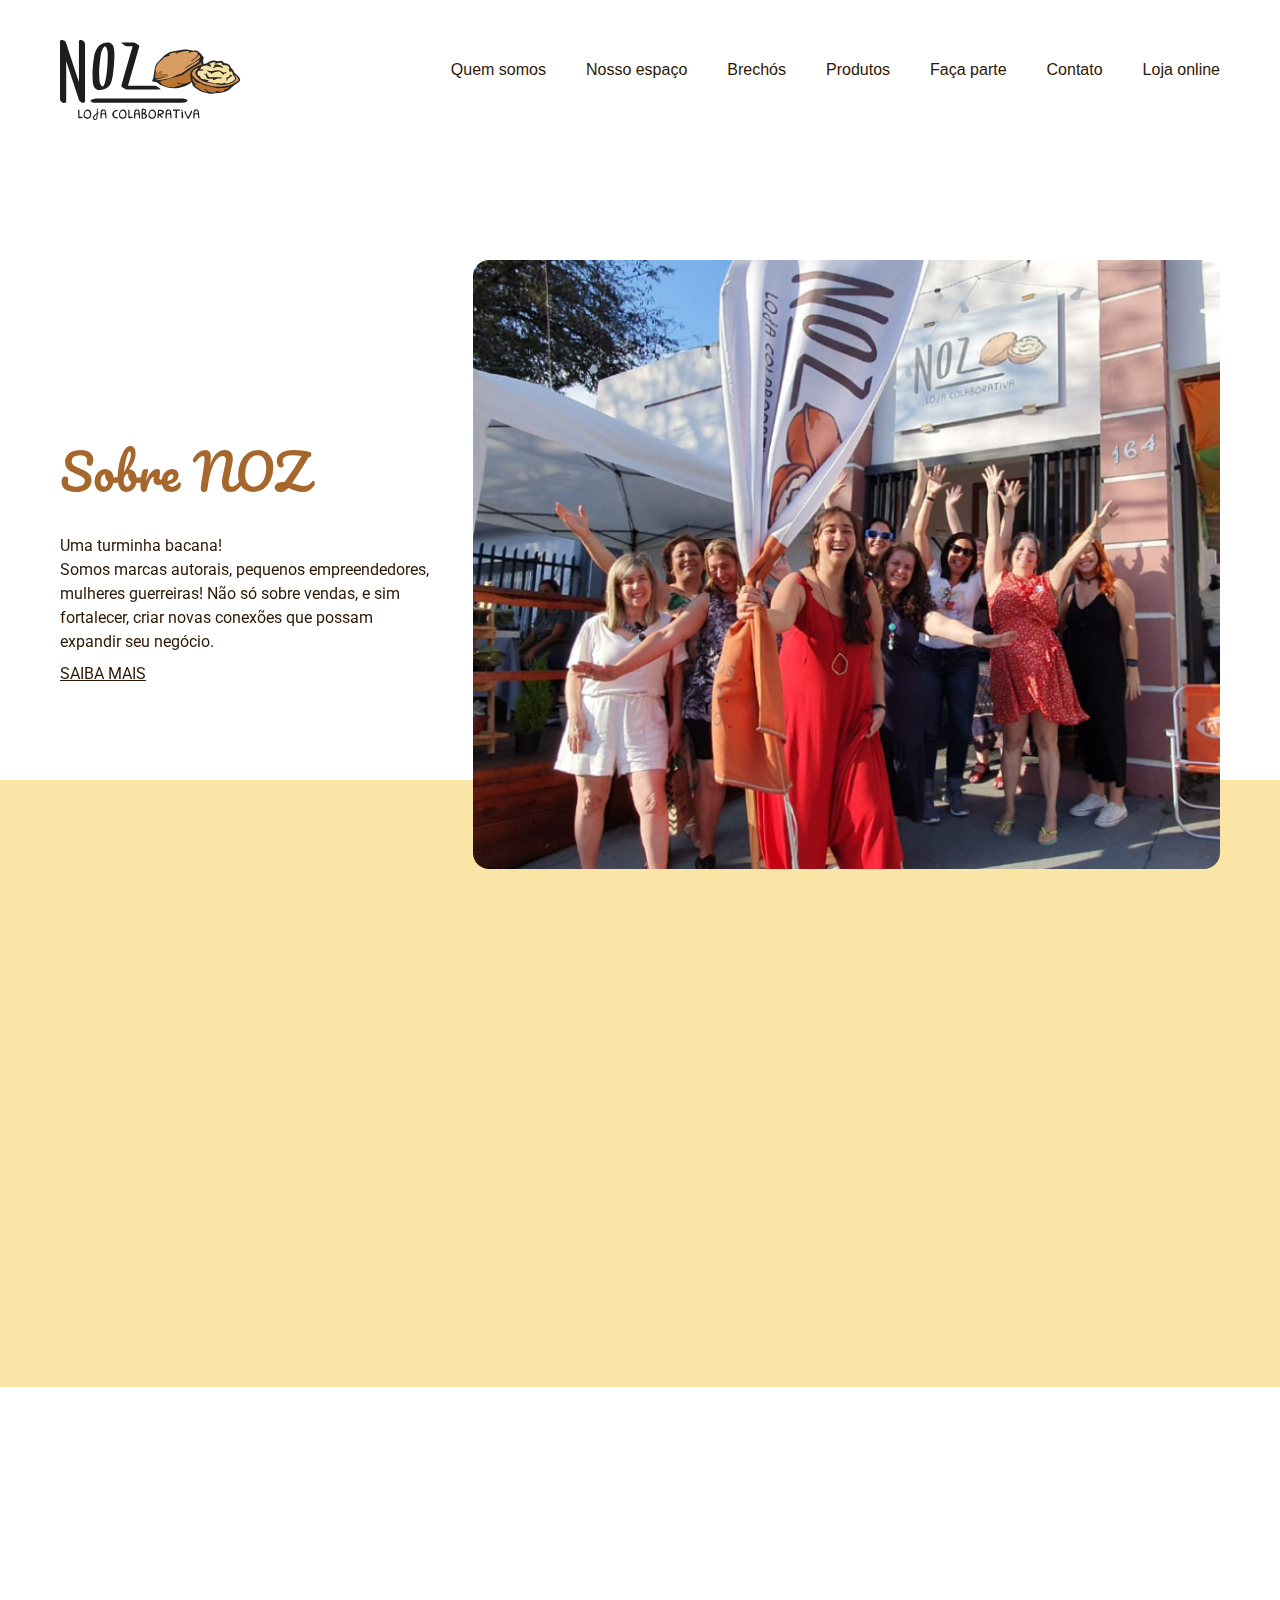
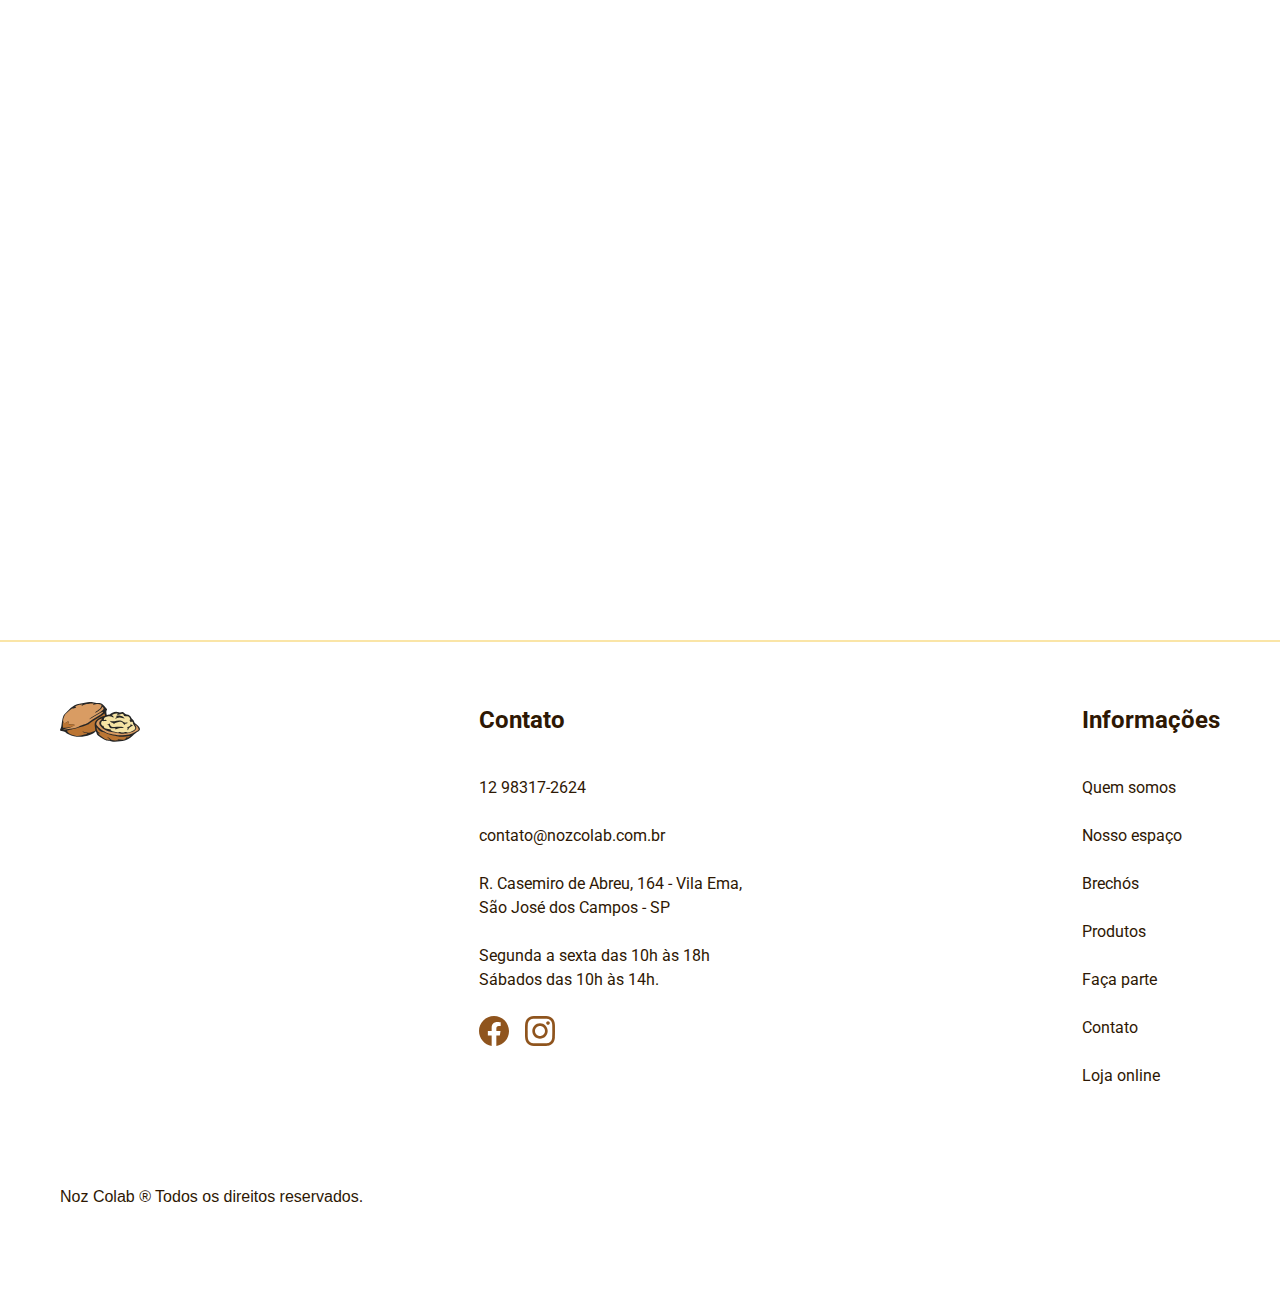
<file: index.html>
<!DOCTYPE html>
<html lang="pt-br">

<head>

  <meta charset="UTF-8">
  <meta name="viewport" content="width=device-width, initial-scale=1.0">

  <title>NOZ - Loja Colaborativa</title>
  <meta name="description"
    content="A NOZ colaborativa é uma loja onde empreendedores de pequenos negócios comercializam os seus produtos e serviços num mesmo espaço físico. Um espaço múltiplo, plural, de muitos segmentos: 27 marcas. Juntos fazemos mais, contribuímos para o crescimento de cada marca enfatizando a divulgação colaborativa e criando novas conexões.">

  <link rel="icon" href="img/favicon.svg" type="image/svg+xml">

  <link rel="stylesheet" href="./css/style.css">

  <link rel="preconnect" href="https://fonts.googleapis.com">
  <link rel="preconnect" href="https://fonts.gstatic.com" crossorigin>
  <link href="https://fonts.googleapis.com/css2?family=Pacifico&family=Roboto:wght@400;700&display=swap"
    rel="stylesheet">

  <script>document.documentElement.className += ' js';</script>

</head>

<body>

  <header>
    <div class="menu container">
      <a href="index.html"><img src="./img/logo-noz.svg" width="181.18" height="80" alt="Noz Colab"></a>
      <nav aria-label="primaria">
        <ul class="menu-ul color12">
          <li><a href="1-quem-somos.html">Quem somos</a></li>
          <li><a href="2-nosso-espaco.html">Nosso espaço</a></li>
          <li><a href="3-brechos.html">Brechós</a></li>
          <li><a href="4-produtos.html">Produtos</a></li>
          <li><a href="5-faca-parte.html">Faça parte</a></li>
          <li><a href="6-contato.html">Contato</a></li>
          <li><a href="7-loja-online.html">Loja online</a></li>
        </ul>
      </nav>
    </div>
  </header>

  <main class="introducao-bg">
    <section class="introducao container js-scroll">
      <div class="sobre">
        <h1 class="font1-xl color-08">Sobre NOZ</h1>
        <img class="sobre-img-peq" src="./img/0-inicial/sobre-peq.jpg" width="760" height="440"
          alt="Noz - Loja Colaborativa">
        <p class="font2-xs">Uma turminha bacana!</br>
          Somos marcas autorais, pequenos empreendedores, mulheres guerreiras!
          Não só sobre vendas, e sim fortalecer, criar novas conexões que possam expandir seu negócio.</p>
        <a class="font2-xs-b link color12" href="1-quem-somos.html">Saiba mais</a>
      </div>
      <img class="sobre-img" src="./img/0-inicial/sobre.jpg" width="760" height="620" alt="Noz - Loja Colaborativa">
    </section>

    <section class="espaco container js-scroll">
      <h2 class=" font1-xl color09">Espaço</h2>
      <div class="espaco-img-peq">
        <div>
          <img src="./img/0-inicial/espaco1-peq.jpg" width="360" height="202.5" alt="">
        </div>
        <div>
          <img src="./img/0-inicial/espaco2-peq.jpg" width="360" height="202.5" alt="">
        </div>
        <div>
          <img src="./img/0-inicial/espaco3-peq.jpg" width="360" height="202.5" alt="">
        </div>
      </div>
      <p class="font2-xs">Funcionamos como um espaço físico coletivo, onde os empresários de pequenos negócios
        comercializam diretamente os seus produtos e serviços com as vantagens de uma loja física, sem a necessidade de
        investimentos em um ponto comercial próprio.</p>
      <a class="espaco-link font2-xs-b link" href="2-nosso-espaco.html">Saiba mais</a>
      <div class="espaco-img font2-xs">
        <div>
          <img src="./img/0-inicial/espaco1.jpg" width="360" height="360" alt="">
          <span>Fachada</span>
        </div>
        <div>
          <img src="./img/0-inicial/espaco2.jpg" width="360" height="360" alt="">
          <span>Interno</span>
        </div>
        <div>
          <img src="./img/0-inicial/espaco3.jpg" width="360" height="360" alt="">
          <span>Quintal</span>
        </div>
      </div>
    </section>
  </main>

  <section class="js-scroll">
    <div class="avaliacao container">
      <div class="estrelas"><img src="./img/0-inicial/estrela.svg" width="20" height="18.21" alt="">
        <img src="./img/0-inicial/estrela.svg" width="20" height="18.21" alt="">
        <img src="./img/0-inicial/estrela.svg" width="20" height="18.21" alt="">
        <img src="./img/0-inicial/estrela.svg" width="20" height="18.21" alt="">
        <img src="./img/0-inicial/estrela.svg" width="20" height="18.21" alt="">
      </div>
      <h2 class="font2-xl color08">NOZ avalie no Google!</h2>
      <p class="font2-xs">Conte como foi sua a experiência aqui na Noz Colab.</br>
        Fazendo uma avaliação ali no Google, você nos ajuda a crescer.</br>
        Sua opinião é muito importante!</p>
      <a class="botao" href="https://goo.gl/maps/Su3iMFCBguigKERV6" target="_blank">Clica aqui!</a>
    </div>
  </section>

  <div class="footer-bg"></div>
  <footer class="container">
    <div class="footer-conteudo">
      <a href="index.html"><img class="footer-logo" src="./img/logo.svg" width="79.81" height="40" alt="Noz Colab"></a>
      <div class="footer-contato">
        <h3 class="font2-m-b color12">Contato</h3>
        <ul class="font2-xs">
          <p><a href="https://wa.me/message/UZDFY2DMRZYFF1" target="_blank">12 98317-2624</a></p>
          <p><a href="mailto:contato@nozcolab.com.br" target="_blank">contato@nozcolab.com.br</a></p>
          <p>R. Casemiro de Abreu, 164 - Vila Ema,<br>São José dos Campos - SP</p>
          <p>Segunda a sexta das 10h às 18h<br>Sábados das 10h às 14h.</p>
          <div class="footer-redes">
            <a href="https://www.facebook.com/nozcolab" target="_blank"><img src="./img/facebook-footer.svg"
                alt="Facebook"></a>
            <a href="https://www.instagram.com/nozcolab/" target="_blank"><img src="./img/instagram-footer.svg"
                alt="Instagram"></a>
          </div>
        </ul>
      </div>
      <div class="footer-infos">
        <h3 class="font2-m-b color12">Informações</h3>
        <nav>
          <ul class="font2-xs">
            <li><a href="1-quem-somos.html">Quem somos</a></li>
            <li><a href="2-nosso-espaco.html">Nosso espaço</a></li>
            <li><a href="3-brechos.html">Brechós</a></li>
            <li><a href="4-produtos.html">Produtos</a></li>
            <li><a href="5-faca-parte.html">Faça parte</a></li>
            <li><a href="6-contato.html">Contato</a></li>
            <li><a href="7-loja-online.html">Loja online</a></li>
          </ul>
        </nav>
      </div>
    </div>
    <p>Noz Colab ® Todos os direitos reservados.</p>
  </footer>

  <script src="script.js"></script>
</body>

</html>
</file>
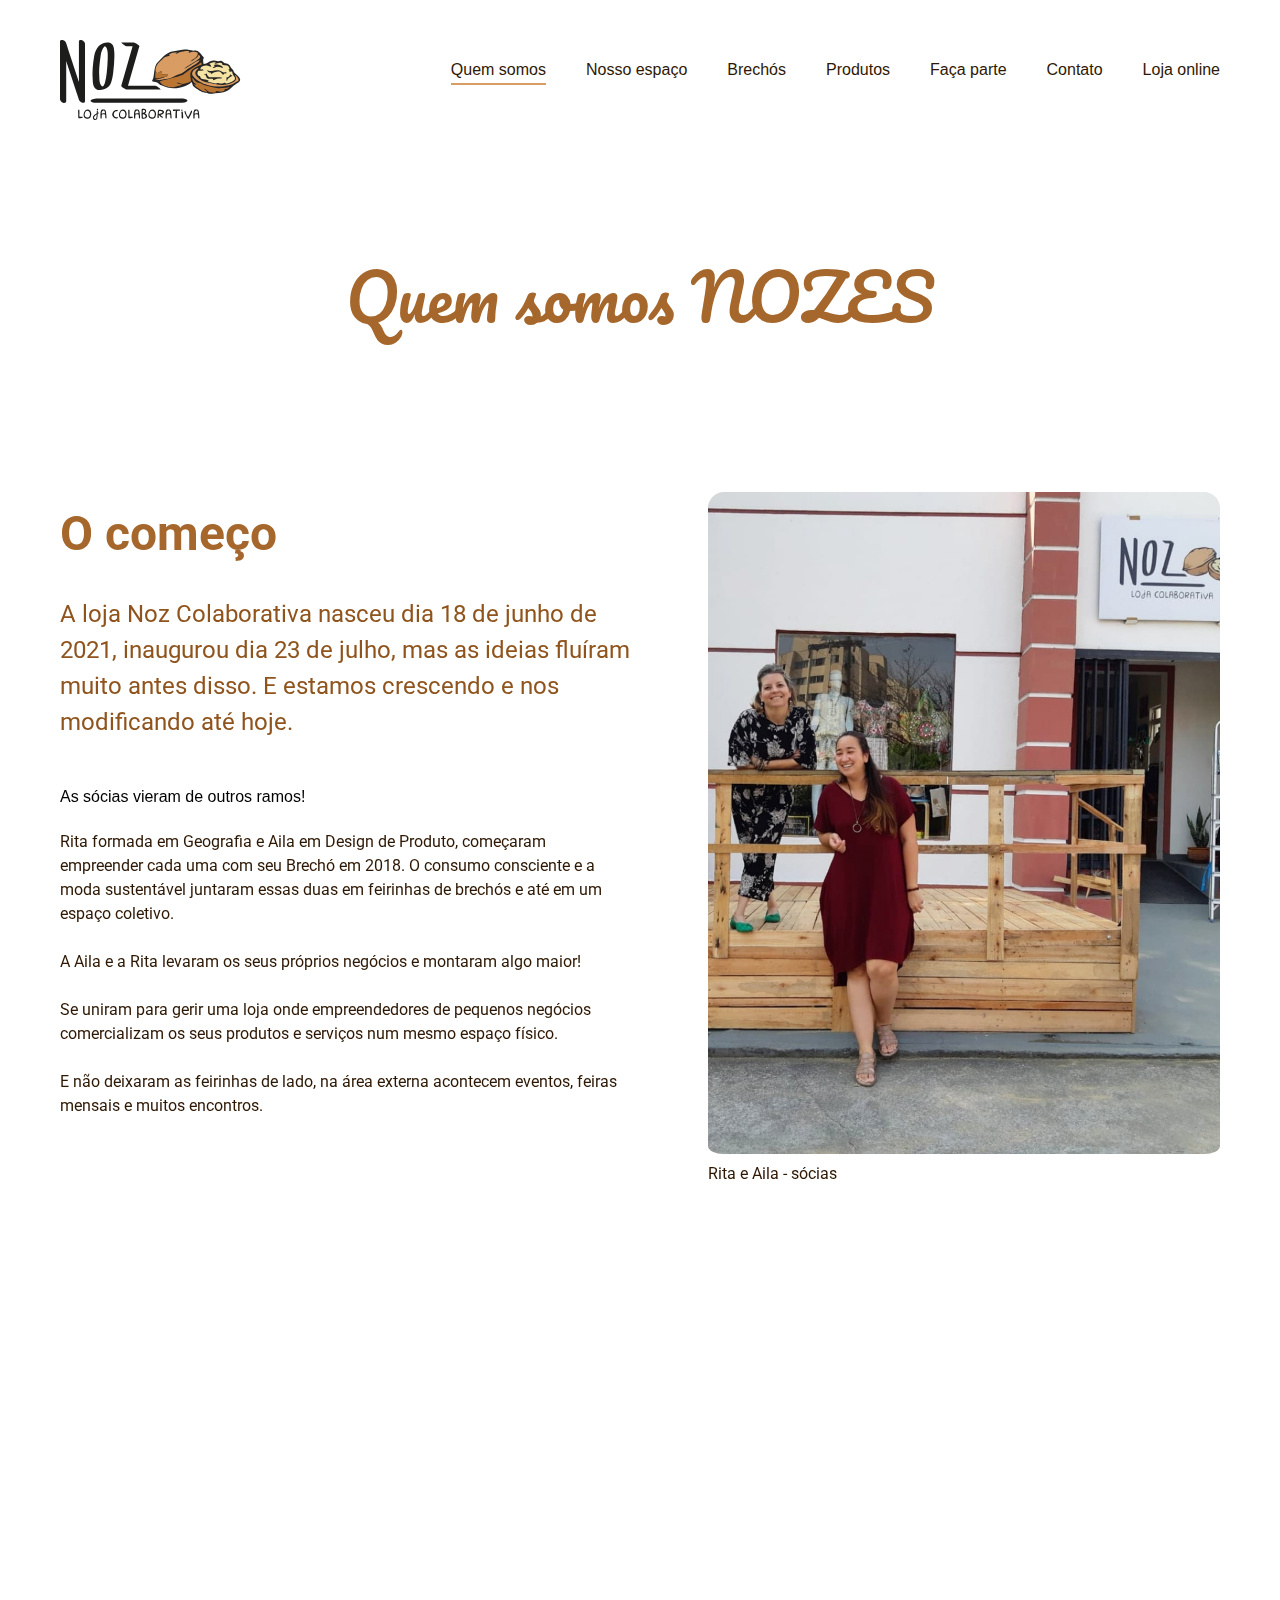
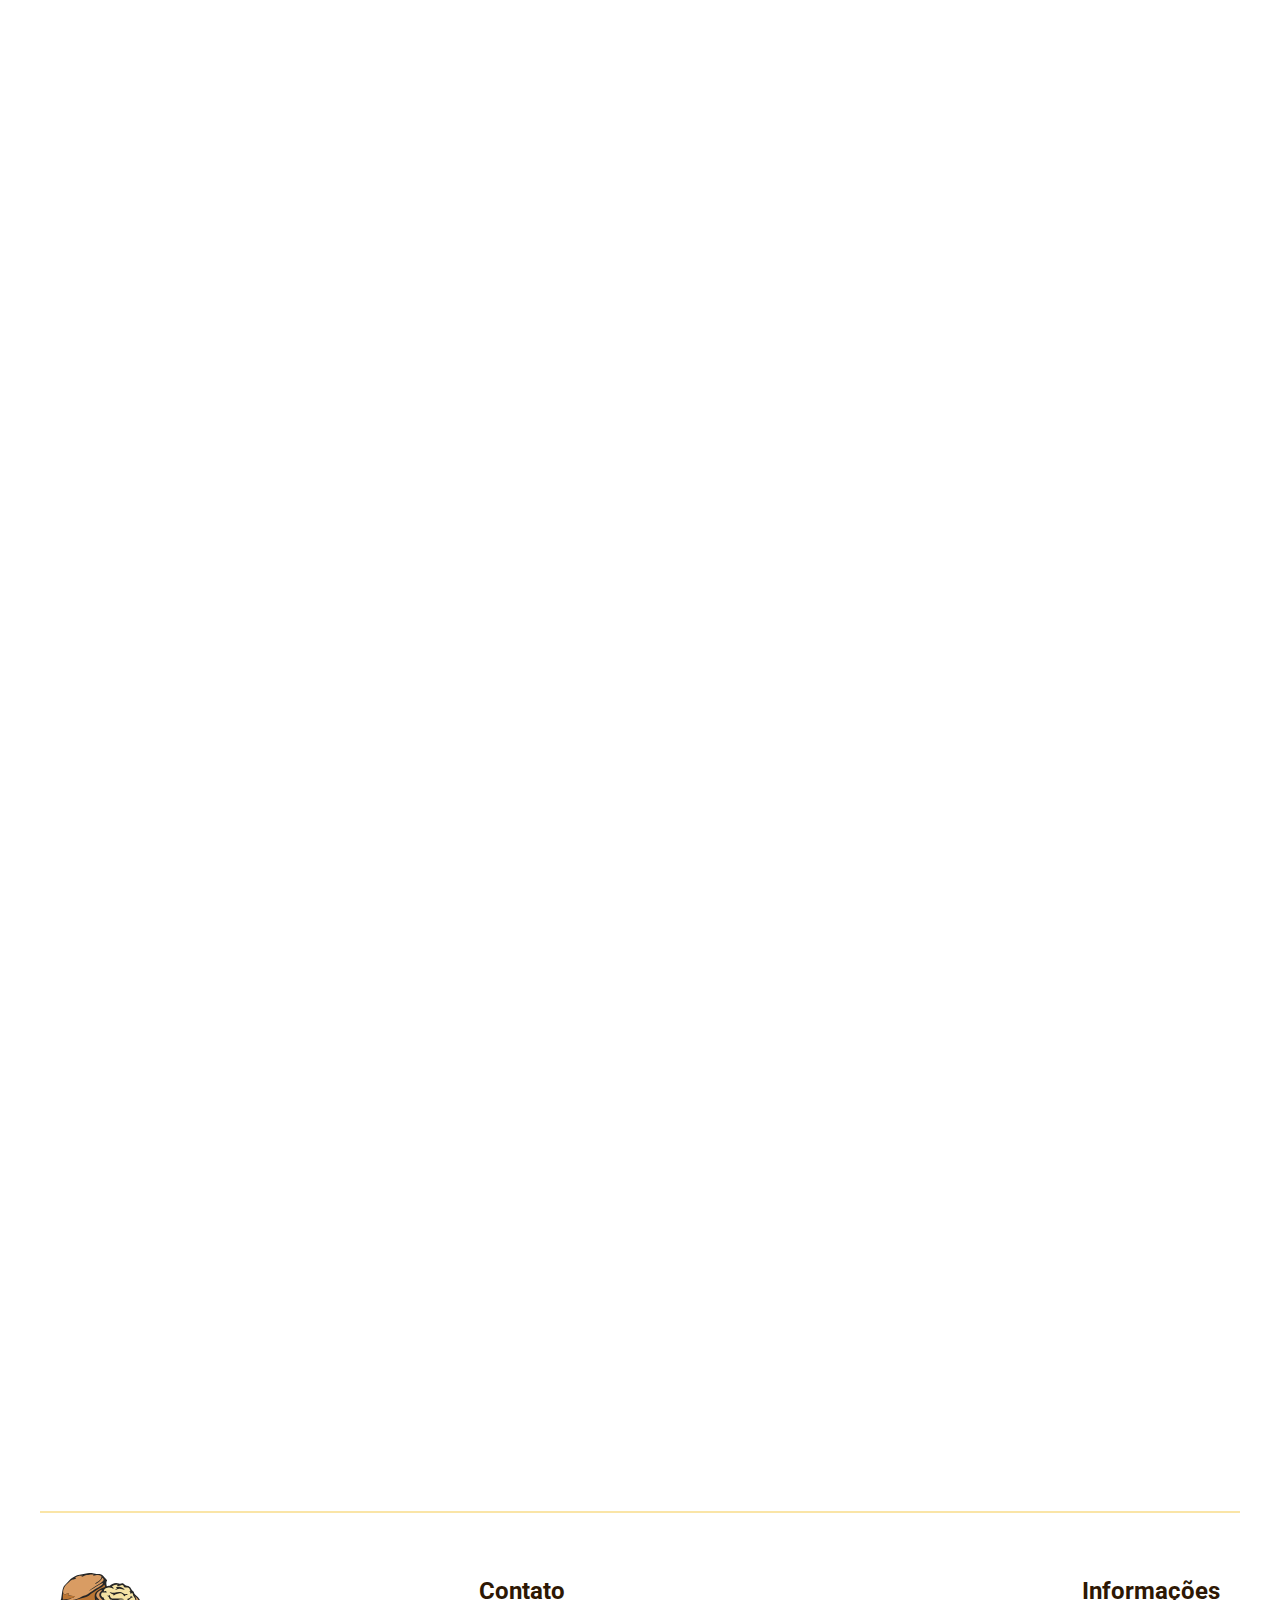
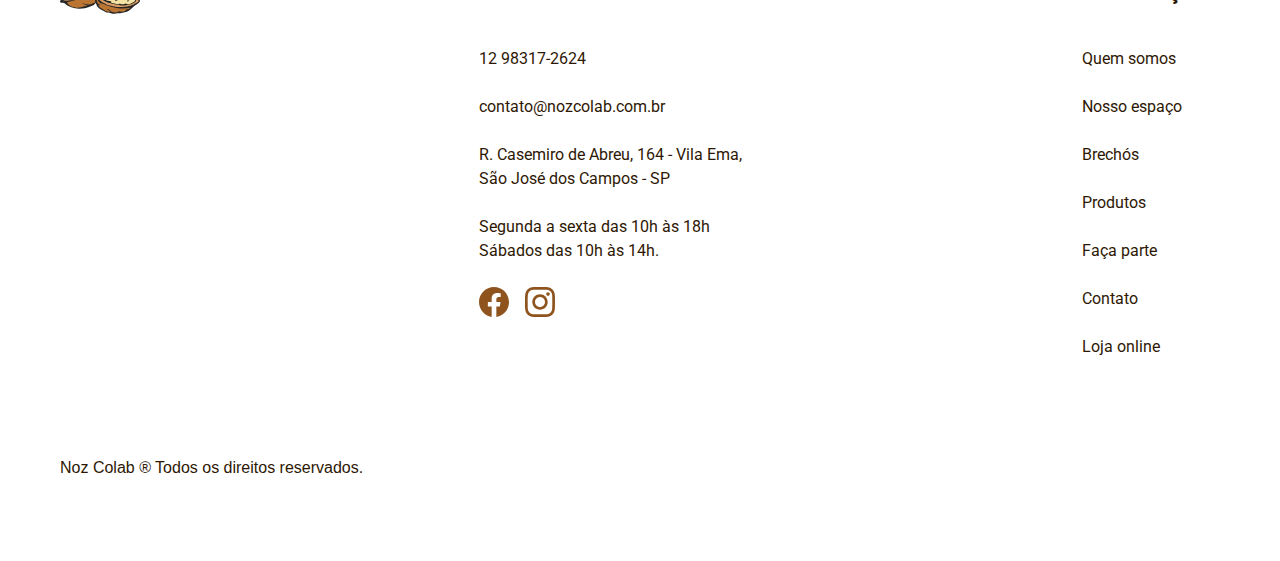
<file: 1-quem-somos.html>
<!DOCTYPE html>
<html lang="pt-br">

<head>

  <meta charset="UTF-8">
  <meta name="viewport" content="width=device-width, initial-scale=1.0">

  <title>Quem Somos | Noz Colab</title>

  <link rel="icon" href="img/favicon.svg" type="image/svg+xml">

  <link rel="stylesheet" href="./css/style.css">

  <link rel="preconnect" href="https://fonts.googleapis.com">
  <link rel="preconnect" href="https://fonts.gstatic.com" crossorigin>
  <link href="https://fonts.googleapis.com/css2?family=Pacifico&family=Roboto:wght@400;700&display=swap"
    rel="stylesheet">

  <script>document.documentElement.className += ' js';</script>

</head>

<body>

  <header>
    <div class="menu container">
      <a href="index.html"><img src="./img/logo-noz.svg" width="181.18" height="80" alt="Noz Colab"></a>
      <nav aria-label="primaria">
        <ul class="menu-ul color12">
          <li><a href="1-quem-somos.html">Quem somos</a></li>
          <li><a href="2-nosso-espaco.html">Nosso espaço</a></li>
          <li><a href="3-brechos.html">Brechós</a></li>
          <li><a href="4-produtos.html">Produtos</a></li>
          <li><a href="5-faca-parte.html">Faça parte</a></li>
          <li><a href="6-contato.html">Contato</a></li>
          <li><a href="7-loja-online.html">Loja online</a></li>
        </ul>
      </nav>
    </div>
  </header>


  <main class="comeco container">
    <h1 class="titulo">Quem somos NOZES</h1>
    <article class="comeco-conteudo js-scroll">
      <div class="comeco-texto">
        <h2 class="subtitulo font2-xl color08">O começo</h2>
        <!--  <p class="font2-xs"> -->
        <span class="font2-m color09">A loja Noz Colaborativa nasceu dia 18 de junho de 2021, inaugurou dia 23 de julho,
          mas as ideias fluíram muito antes disso. E estamos crescendo e nos modificando até hoje.</span>
        <img class="comeco-img-peq" src="./img/1-quem-somos/comeco-rita-e-aila-peq.jpg" width="460" height="360"
          alt="Rita e Aila - sócias">
        <p class="font2-xs"></p>As sócias vieram de outros ramos!</p>
        <p class="font2-xs">Rita formada em Geografia e Aila em Design de Produto, começaram empreender cada uma com seu
          Brechó em 2018. O consumo consciente e a moda sustentável juntaram essas duas em feirinhas de brechós e até em
          um espaço coletivo.</p>
        <p class="font2-xs">A Aila e a Rita levaram os seus próprios negócios e montaram algo maior!</p>
        <p class="font2-xs">Se uniram para gerir uma loja onde empreendedores de pequenos negócios comercializam os seus
          produtos e serviços num mesmo espaço físico.</p>
        <p class="font2-xs">E não deixaram as feirinhas de lado, na área externa acontecem eventos, feiras mensais e
          muitos encontros.
        </p>
      </div>

      <div>
        <img class="comeco-img" src="./img/1-quem-somos/comeco-rita-e-aila.jpg" width="512" height="630" alt="">
        <span class="rita-e-aila font2-xs">Rita e Aila - sócias</span>
      </div>

    </article>
  </main>

  <article class="missao-box container js-scroll">
    <div>
      <h2 class="font1-l color09">Missão</h2>
      <p class="missao-texto">Unir o pequeno empreendedor nos mais diversos segmentos, de modo a contribuir para o seu
        crescimento.</br>
        Viabilizar um ponto físico para os pequenos empreendedores comercializarem os seus produtos e ter uma divulgação
        colaborativa.</p>
    </div>
    <div>
      <h2 class="font1-l color09">Visão</h2>
      <p class="visao-texto">Buscar reconhecimento na região do Vale do Paraíba como modelo de loja colaborativa e de
        empreendedorismo feminino.</p>
    </div>
    <div>
      <h2 class="font1-l color09">Valores</h2>
      <p class="valores-texto">- Satisfação ao atender um cliente.</br>
        - Respeito às pessoas e ás suas empresas.</br>
        - Ética e comprometimento</p>
    </div>
  </article>

  <article class="midia-box container js-scroll">
    <div class="midia-texto">
      <h2 class="subtitulo font2-xl color08">Na mídia</h2>
      <p class="paragrafo font2-xs">Olha a gente na telinha!</br>
        Confira aqui algumas matérias em que os nossos Colabs brilharam.</p>
    </div>

    <ul class="font2-xs">
      <li>
        <img src="./img/1-quem-somos/midia-2023-06-26.jpg" width="560" height="314" alt="">
        <a class="link" href="https://globoplay.globo.com/v/11725054/" target="_blank">Link Vanguarda 23/06/23 -
          Comércio comemora vendas de inverno.</a>
      </li>
      <li>
        <img src="./img/1-quem-somos/midia-2023-02-10-1.jpg" width="560" height="314" alt="">
        <a class="link" href="https://globoplay.globo.com/v/11358372/" target="_blank">Link Vanguarda 10/02/23 -
          Carnaval: Diversão para alguns, lucro para outros.</a>
      </li>
      <li>
        <img src="./img/1-quem-somos/midia-2023-02-10-2.jpg" width="560" height="314" alt="">
        <a class="link" href="https://globoplay.globo.com/v/11358372/" target="_blank">Link Vanguarda 10/02/23 -
          Carnaval: Diversão para alguns, lucro para outros.</a>
      </li>
      <li>
        <img src="./img/1-quem-somos/midia-2021-12.jpg" width="560" height="314" alt="">
        <a class="link" href="https://globoplay.globo.com/v/10172625/" target="_blank">TV Vanguarda dez/2021 - Lojas
          Colaborativas.</a>
      </li>
    </ul>
  </article>

  <footer class="footer-bg container">
    <div class="footer-conteudo">

      <a href="index.html"><img class="footer-logo" src="./img/logo.svg" width="79.81" height="40" alt="Noz Colab"></a>

      <div class="footer-contato">
        <h3 class="font2-m-b color12">Contato</h3>
        <ul class="font2-xs">
          <p><a href="https://wa.me/message/UZDFY2DMRZYFF1" target="_blank">12 98317-2624</a></p>
          <p><a href="mailto:contato@nozcolab.com.br" target="_blank">contato@nozcolab.com.br</a></p>
          <p>R. Casemiro de Abreu, 164 - Vila Ema,<br>São José dos Campos - SP</p>
          <p>Segunda a sexta das 10h às 18h<br>Sábados das 10h às 14h.</p>
          <div class="footer-redes">
            <a href="https://www.facebook.com/nozcolab" target="_blank"><img src="./img/facebook-footer.svg"
                alt="Facebook"></a>
            <a href="https://www.instagram.com/nozcolab/" target="_blank"><img src="./img/instagram-footer.svg"
                alt="Instagram"></a>
          </div>
        </ul>
      </div>

      <div class="footer-infos">
        <h3 class="font2-m-b color12">Informações</h3>
        <nav>
          <ul class="font2-xs">
            <li><a href="1-quem-somos.html">Quem somos</a></li>
            <li><a href="2-nosso-espaco.html">Nosso espaço</a></li>
            <li><a href="3-brechos.html">Brechós</a></li>
            <li><a href="4-produtos.html">Produtos</a></li>
            <li><a href="5-faca-parte.html">Faça parte</a></li>
            <li><a href="6-contato.html">Contato</a></li>
            <li><a href="7-loja-online.html">Loja online</a></li>
          </ul>
        </nav>
      </div>
    </div>

    <p>Noz Colab ® Todos os direitos reservados.</p>
  </footer>
  <script src="script.js"></script>
</body>
</file>
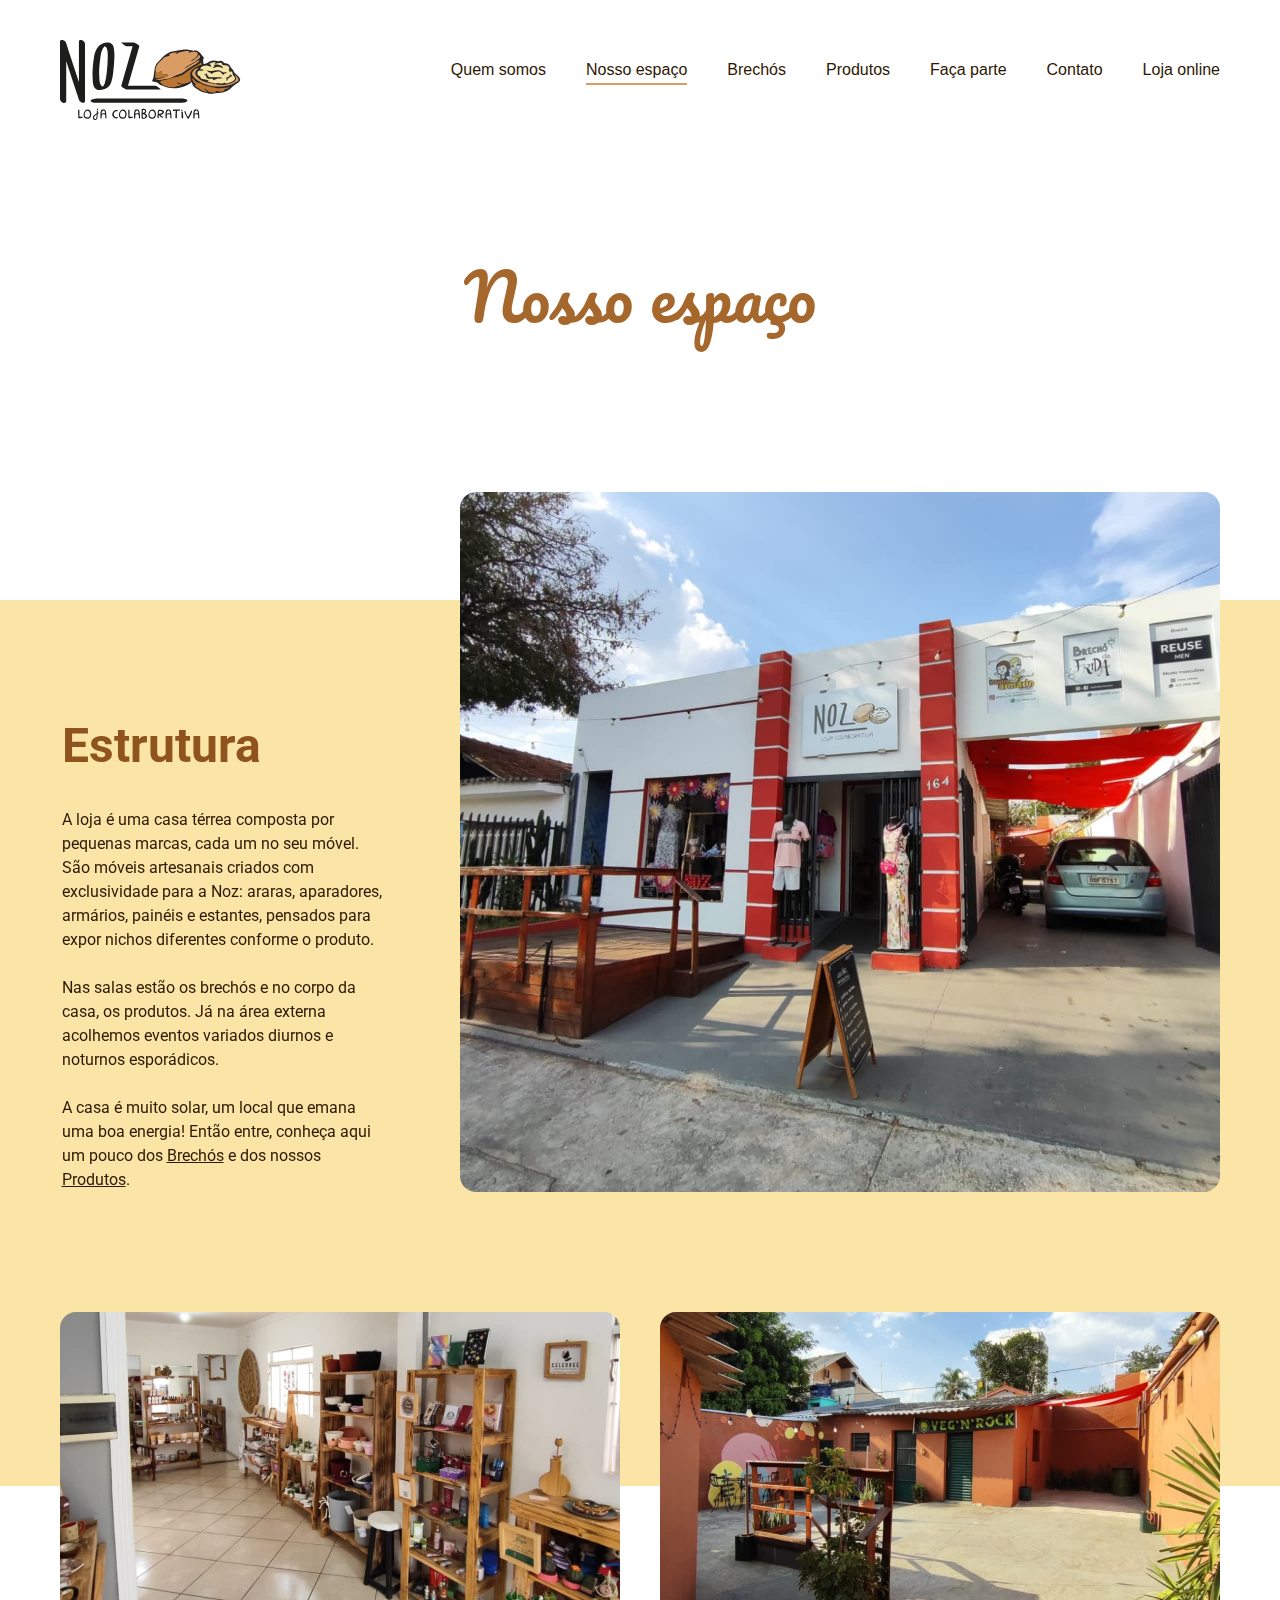
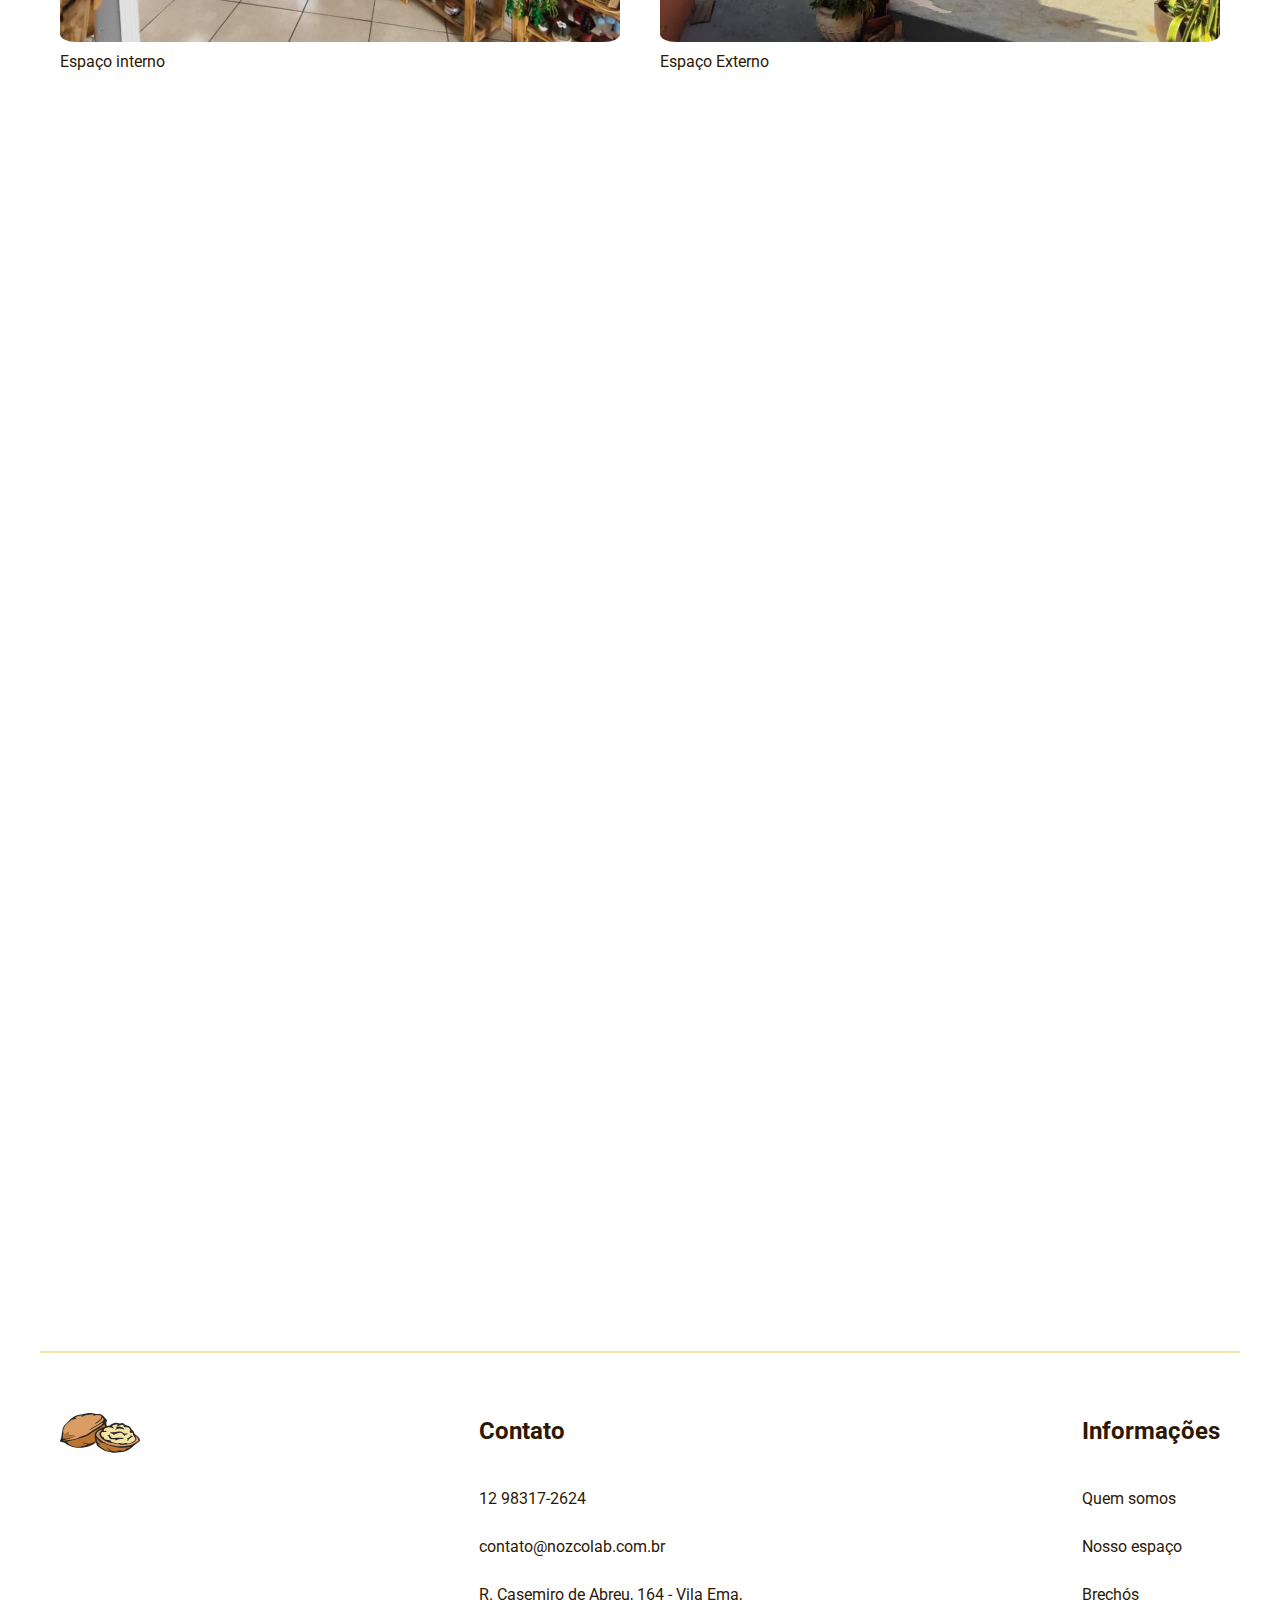
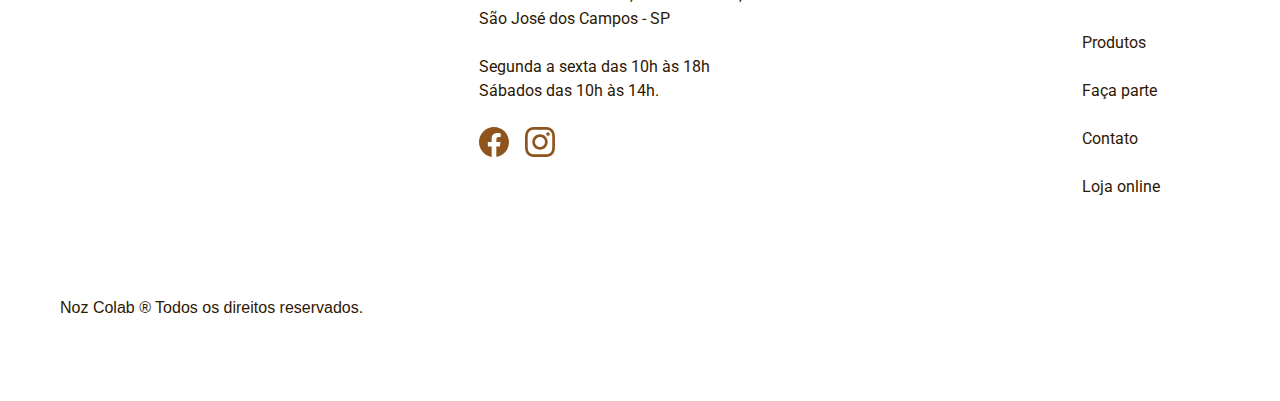
<file: 2-nosso-espaco.html>
<!DOCTYPE html>
<html lang="pt-br">

<head>

  <meta charset="UTF-8">
  <meta name="viewport" content="width=device-width, initial-scale=1.0">

  <title>Nosso Espaço | Noz Colab</title>

  <link rel="icon" href="img/favicon.svg" type="image/svg+xml">

  <link rel="stylesheet" href="./css/style.css">

  <link rel="preconnect" href="https://fonts.googleapis.com">
  <link rel="preconnect" href="https://fonts.gstatic.com" crossorigin>
  <link href="https://fonts.googleapis.com/css2?family=Pacifico&family=Roboto:wght@400;700&display=swap"
    rel="stylesheet">

  <script>document.documentElement.className += ' js';</script>

</head>

<body>

  <header>
    <div class="menu container">
      <a href="index.html"><img src="./img/logo-noz.svg" width="181.18" height="80" alt="Noz Colab"></a>
      <nav aria-label="primaria">
        <ul class="menu-ul color12">
          <li><a href="1-quem-somos.html">Quem somos</a></li>
          <li><a href="2-nosso-espaco.html">Nosso espaço</a></li>
          <li><a href="3-brechos.html">Brechós</a></li>
          <li><a href="4-produtos.html">Produtos</a></li>
          <li><a href="5-faca-parte.html">Faça parte</a></li>
          <li><a href="6-contato.html">Contato</a></li>
          <li><a href="7-loja-online.html">Loja online</a></li>
        </ul>
      </nav>
    </div>
  </header>


  <main class="estrutura-bg">
    <h1 class="nosso-espaco titulo">Nosso espaço</h1>
    <div class="container">
      <article class="estrutura-conteudo js-scroll">
        <div class="estrutura-texto">
          <h2 class="subtitulo font2-xl color09">Estrutura</h2>
          <p class="font2-xs">A loja é uma casa térrea composta por pequenas marcas, cada um no seu móvel. São móveis
            artesanais criados com exclusividade para a Noz: araras, aparadores, armários, painéis e estantes, pensados
            para expor nichos diferentes conforme o produto.</p>
          <p class="font2-xs">Nas salas estão os brechós e no corpo da casa, os produtos. Já na área externa acolhemos
            eventos variados diurnos e noturnos esporádicos.</p>
          <p class="font2-xs">A casa é muito solar, um local que emana uma boa energia! Então entre, conheça aqui um
            pouco dos <a class="link" href="3-brechos.html">Brechós</a> e dos nossos <a class="link"
              href="4-produtos.html">Produtos</a>.</p>

        </div>
        <img src="./img/2-nosso-espaco/estrutura-fachada.jpg" width="760" height="700" alt="Fachada">
      </article>

      <section class="estrutura-img" aria-label="Estruturas interna e externa">
        <div class="estrutura-img-fachada">
          <img src="./img/2-nosso-espaco/estrutura-fachada-peq.jpg" width="560" height="330" alt="">
          <p class="font2-xs">Fachada</p>
        </div>
        <div>
          <img src="./img/2-nosso-espaco/espaco-interno.jpg" width="560" height="330" alt="">
          <p class="font2-xs">Espaço interno</p>
        </div>
        <div>
          <img src="./img/2-nosso-espaco/espaco-externo.jpg" width="560" height="330" alt="">
          <p class="font2-xs">Espaço Externo</p>
        </div>
      </section>
    </div>
  </main>

  <article class="eventos-conteudo container js-scroll">
    <h2 class="subtitulo font2-xl color08">Eventos</h2>
    <p class="font2-xs">A Noz é um espaço que está sempre aberto para ideias: eventos temáticos, feirinhas, degustações,
      queremos criar novas conexões! Proporcionar momentos! Gostaria de proporcionar um encontro diferente? Entre em
      contato aqui: <a class="link" href="5-faca-parte.html">Faça parte</a>!</p>
    <div>
      <ul class="eventos-img font2-xs">
        <li>
          <img src="./img/2-nosso-espaco/feiras-de-artesanato.jpg" width="560" height="330" alt="">
          <span>Feiras de artesanato</span>
        </li>
        <li>
          <img src="./img/2-nosso-espaco/eventos-noturnos.jpg" width="560" height="330" alt="">
          <span>Eventos noturnos</span>
        </li>
        <li>
          <img src="./img/2-nosso-espaco/evento-vinhos.jpg" width="560" height="330" alt="">
          <span>Noite de Vinhos</span>
        </li>
        <li>
          <img src="./img/2-nosso-espaco/quintal-vegano.jpg" width="560" height="330" alt="">
          <span>Quintal Vegano</span>
        </li>
      </ul>
    </div>

  </article>

  <footer class="footer-bg container">
    <div class="footer-conteudo">

      <a href="index.html"><img class="footer-logo" src="./img/logo.svg" width="79.81" height="40" alt="Noz Colab"></a>

      <div class="footer-contato">
        <h3 class="font2-m-b color12">Contato</h3>
        <ul class="font2-xs">
          <p><a href="https://wa.me/message/UZDFY2DMRZYFF1" target="_blank">12 98317-2624</a></p>
          <p><a href="mailto:contato@nozcolab.com.br" target="_blank">contato@nozcolab.com.br</a></p>
          <p>R. Casemiro de Abreu, 164 - Vila Ema,<br>São José dos Campos - SP</p>
          <p>Segunda a sexta das 10h às 18h<br>Sábados das 10h às 14h.</p>
          <div class="footer-redes">
            <a href="https://www.facebook.com/nozcolab" target="_blank"><img src="./img/facebook-footer.svg"
                alt="Facebook"></a>
            <a href="https://www.instagram.com/nozcolab/" target="_blank"><img src="./img/instagram-footer.svg"
                alt="Instagram"></a>
          </div>
        </ul>
      </div>

      <div class="footer-infos">
        <h3 class="font2-m-b color12">Informações</h3>
        <nav>
          <ul class="font2-xs">
            <li><a href="1-quem-somos.html">Quem somos</a></li>
            <li><a href="2-nosso-espaco.html">Nosso espaço</a></li>
            <li><a href="3-brechos.html">Brechós</a></li>
            <li><a href="4-produtos.html">Produtos</a></li>
            <li><a href="5-faca-parte.html">Faça parte</a></li>
            <li><a href="6-contato.html">Contato</a></li>
            <li><a href="7-loja-online.html">Loja online</a></li>
          </ul>
        </nav>
      </div>
    </div>

    <p>Noz Colab ® Todos os direitos reservados.</p>
  </footer>
  <script src="script.js"></script>
</body>
</file>
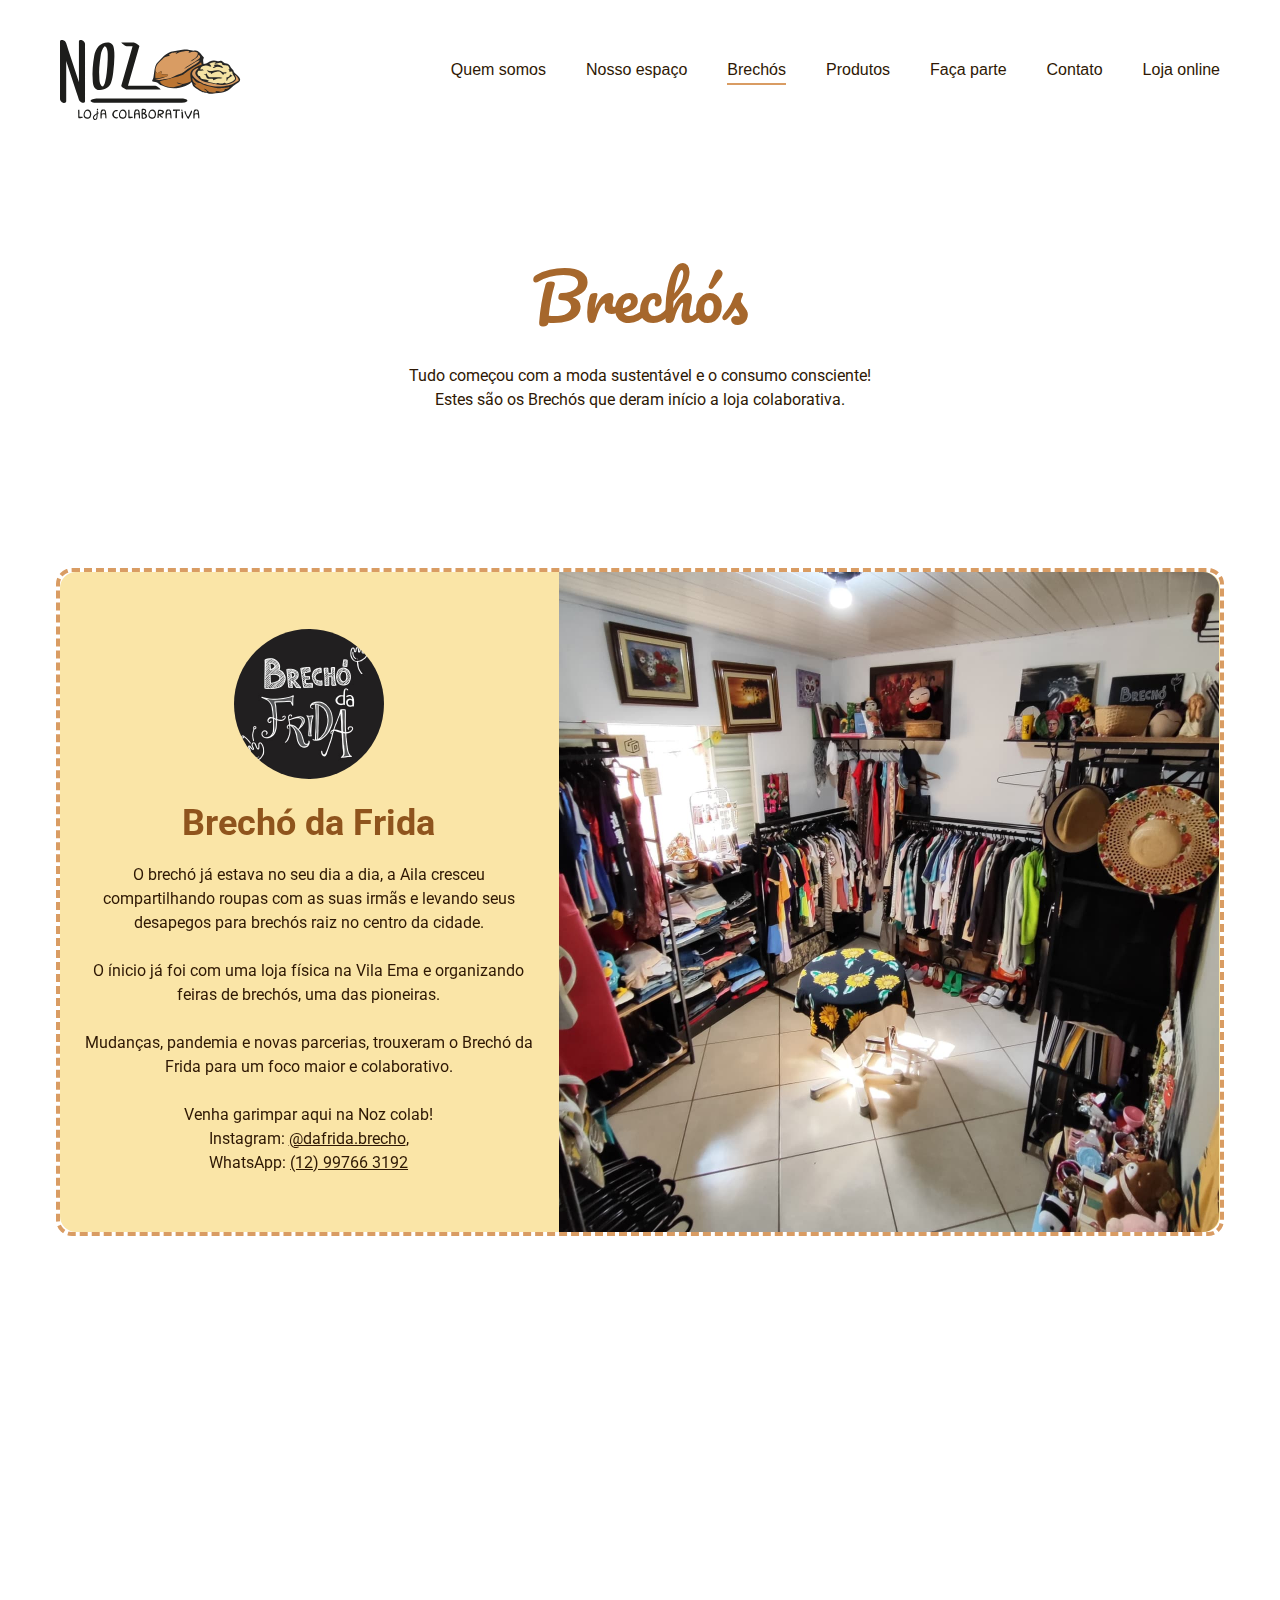
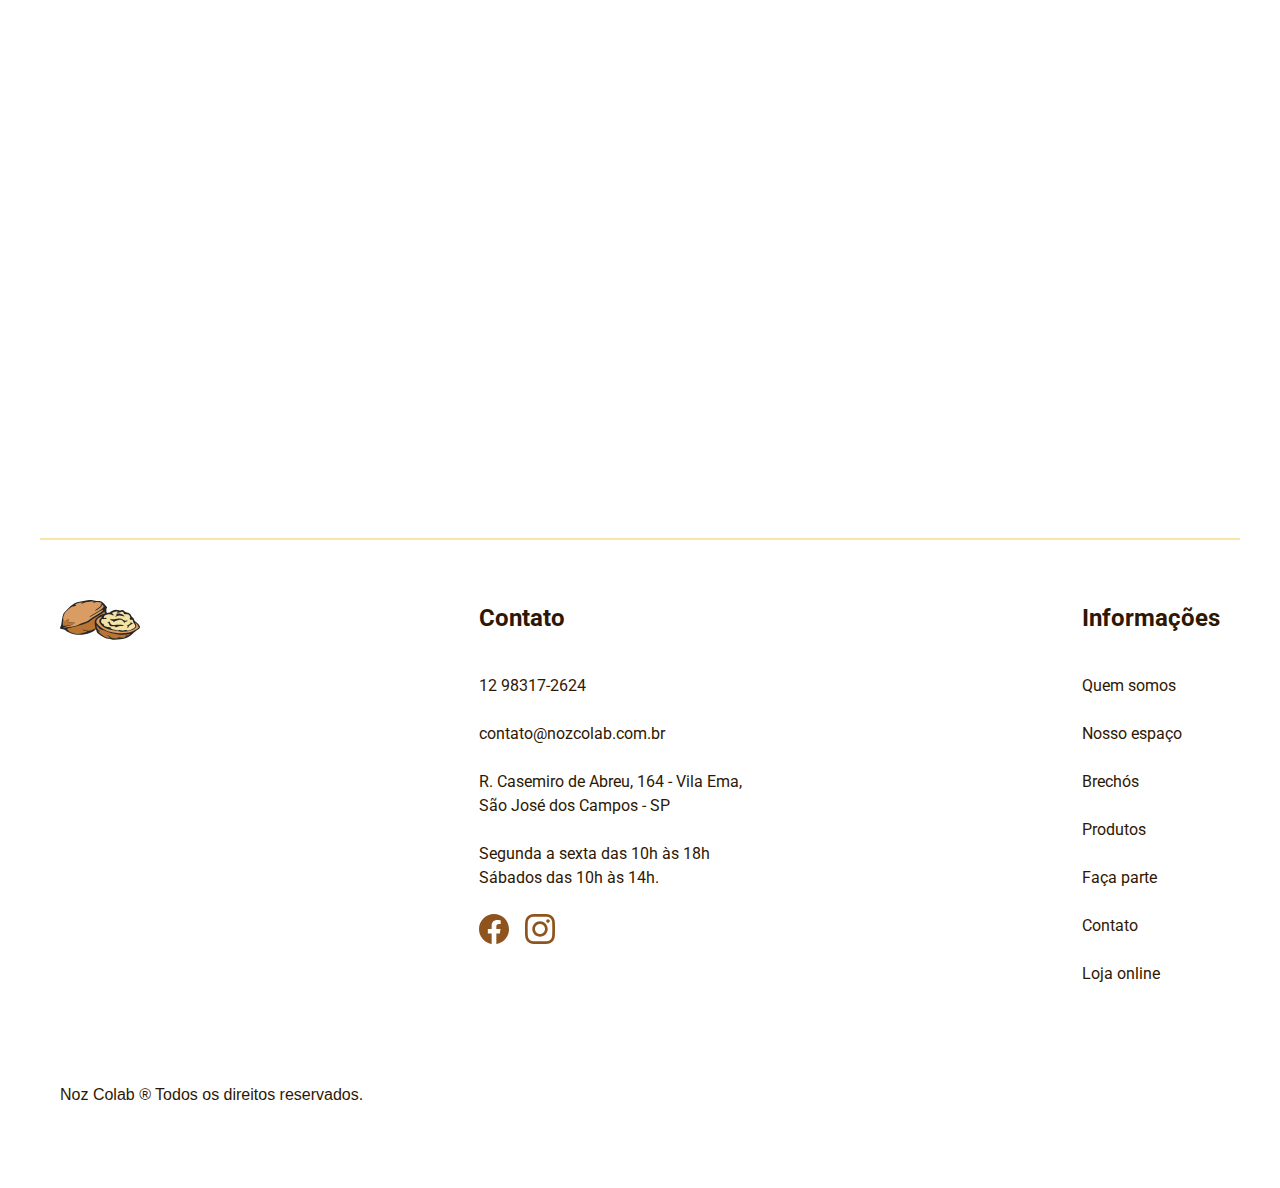
<file: 3-brechos.html>
<!DOCTYPE html>
<html lang="pt-br">

<head>

  <meta charset="UTF-8">
  <meta name="viewport" content="width=device-width, initial-scale=1.0">

  <title>Brechós | Noz Colab</title>

  <link rel="icon" href="img/favicon.svg" type="image/svg+xml">

  <link rel="stylesheet" href="./css/style.css">

  <link rel="preconnect" href="https://fonts.googleapis.com">
  <link rel="preconnect" href="https://fonts.gstatic.com" crossorigin>
  <link href="https://fonts.googleapis.com/css2?family=Pacifico&family=Roboto:wght@400;700&display=swap"
    rel="stylesheet">

  <script>document.documentElement.className += ' js';</script>

</head>

<body>

  <header>
    <div class="menu container">
      <a href="index.html"><img src="./img/logo-noz.svg" width="181.18" height="80" alt="Noz Colab"></a>
      <nav aria-label="primaria">
        <ul class="menu-ul color12">
          <li><a href="1-quem-somos.html">Quem somos</a></li>
          <li><a href="2-nosso-espaco.html">Nosso espaço</a></li>
          <li><a href="3-brechos.html">Brechós</a></li>
          <li><a href="4-produtos.html">Produtos</a></li>
          <li><a href="5-faca-parte.html">Faça parte</a></li>
          <li><a href="6-contato.html">Contato</a></li>
          <li><a href="7-loja-online.html">Loja online</a></li>
        </ul>
      </nav>
    </div>
  </header>


  <main>
    <div class="brechos container">
      <h1>Brechós</h1>
      <p class="font2-xs">Tudo começou com a moda sustentável e o consumo consciente!<br> Estes são os Brechós que deram
        início a loja colaborativa.</p>
    </div>
  </main>
  <article class="frida container js-scroll">
    <div class="frida-conteudo">
      <img class="frida-logo" src="./img/3-brechos/brecho-frida-logo.jpg" width="150" height="150" alt="">
      <h2 class="font2-l color09">Brechó da Frida</h2>
      <div class="font2-xs">
        <p>O brechó já estava no seu dia a dia, a Aila cresceu compartilhando roupas com as suas irmãs e levando seus
          desapegos para brechós raiz no centro da cidade.</p>
        <p>O ínicio já foi com uma loja física na Vila Ema e organizando feiras de brechós, uma das pioneiras.</p>
        <p>Mudanças, pandemia e novas parcerias, trouxeram o Brechó da Frida para um foco maior e colaborativo.</p>
        <p>Venha garimpar aqui na Noz colab!<br>Instagram: <a class="link"
            href="https://www.instagram.com/dafrida.brecho/" target="_blank">@dafrida.brecho</a>,<br> WhatsApp: <a
            class="link"
            href="https://api.whatsapp.com/send?phone=5512997663192&text=Oiii,%20manda%20um%20oi%20pra%20mim!!"
            target="_blank">(12) 99766 3192</a></p>
      </div>
    </div>
    <img class="frida-foto" src="./img/3-brechos/frida.jpg" width="660" height="660" alt="">
  </article>

  <article class="dab container js-scroll">
    <div class="dab-conteudo">
      <img class="dab-logo" src="./img/3-brechos/brecho-dab-logo.jpg" width="150" height="150" alt="">
      <h2 class="font2-l color09">Dentro do Armário Brechó</h2>
      <div class="font2-xs">
        <p>A ideia do brechó surgiu do desejo de duas amigas de se reinventarem: Rita geógrafa e a amiga Alê psicóloga.
        </p>
        <p>Desta maneira, em novembro de 2017, numa mesa de bar e com contrato escrito em guardanapos de papel surgia o
          Dentro do Armário Brechó, logo seria conhecido por D.A.B. Ficou trancado por um período necessário, período de
          maturação!</p>
        <p>Já foi um armário num quarto, mudou pra sala de casa e depois foi, mais maduro, mais colorido e ainda com
          mais desejo de se mostrar ao mundo foi pra rua.</p>
        <p>Hoje, dentro da NOZ Colab, ele é ainda mais forte devido às suas parcerias. Venha garimpar!<br>Instagram: <a
            class="link" href="https://www.instagram.com/dentro_do_armariobrecho/"
            target="_blank">@dentro_do_armariobrecho</a>,<br>
          WhatsApp: <a class="link" href="https://wa.me/5512982591121" target="_blank">12 982591121</a></p>
      </div>
    </div>
    <img class="dab-foto" src="./img/3-brechos/dab.jpg" width="660" height="660" alt="">
  </article>


  <footer class="footer-bg container">
    <div class="footer-conteudo">

      <a href="index.html"><img class="footer-logo" src="./img/logo.svg" width="79.81" height="40" alt="Noz Colab"></a>

      <div class="footer-contato">
        <h3 class="font2-m-b color12">Contato</h3>
        <ul class="font2-xs">
          <p><a href="https://wa.me/message/UZDFY2DMRZYFF1" target="_blank">12 98317-2624</a></p>
          <p><a href="mailto:contato@nozcolab.com.br" target="_blank">contato@nozcolab.com.br</a></p>
          <p>R. Casemiro de Abreu, 164 - Vila Ema,<br>São José dos Campos - SP</p>
          <p>Segunda a sexta das 10h às 18h<br>Sábados das 10h às 14h.</p>
          <div class="footer-redes">
            <a href="https://www.facebook.com/nozcolab" target="_blank"><img src="./img/facebook-footer.svg"
                alt="Facebook"></a>
            <a href="https://www.instagram.com/nozcolab/" target="_blank"><img src="./img/instagram-footer.svg"
                alt="Instagram"></a>
          </div>
        </ul>
      </div>

      <div class="footer-infos">
        <h3 class="font2-m-b color12">Informações</h3>
        <nav>
          <ul class="font2-xs">
            <li><a href="1-quem-somos.html">Quem somos</a></li>
            <li><a href="2-nosso-espaco.html">Nosso espaço</a></li>
            <li><a href="3-brechos.html">Brechós</a></li>
            <li><a href="4-produtos.html">Produtos</a></li>
            <li><a href="5-faca-parte.html">Faça parte</a></li>
            <li><a href="6-contato.html">Contato</a></li>
            <li><a href="7-loja-online.html">Loja online</a></li>
          </ul>
        </nav>
      </div>
    </div>

    <p>Noz Colab ® Todos os direitos reservados.</p>
  </footer>
  <script src="script.js"></script>
</body>
</file>
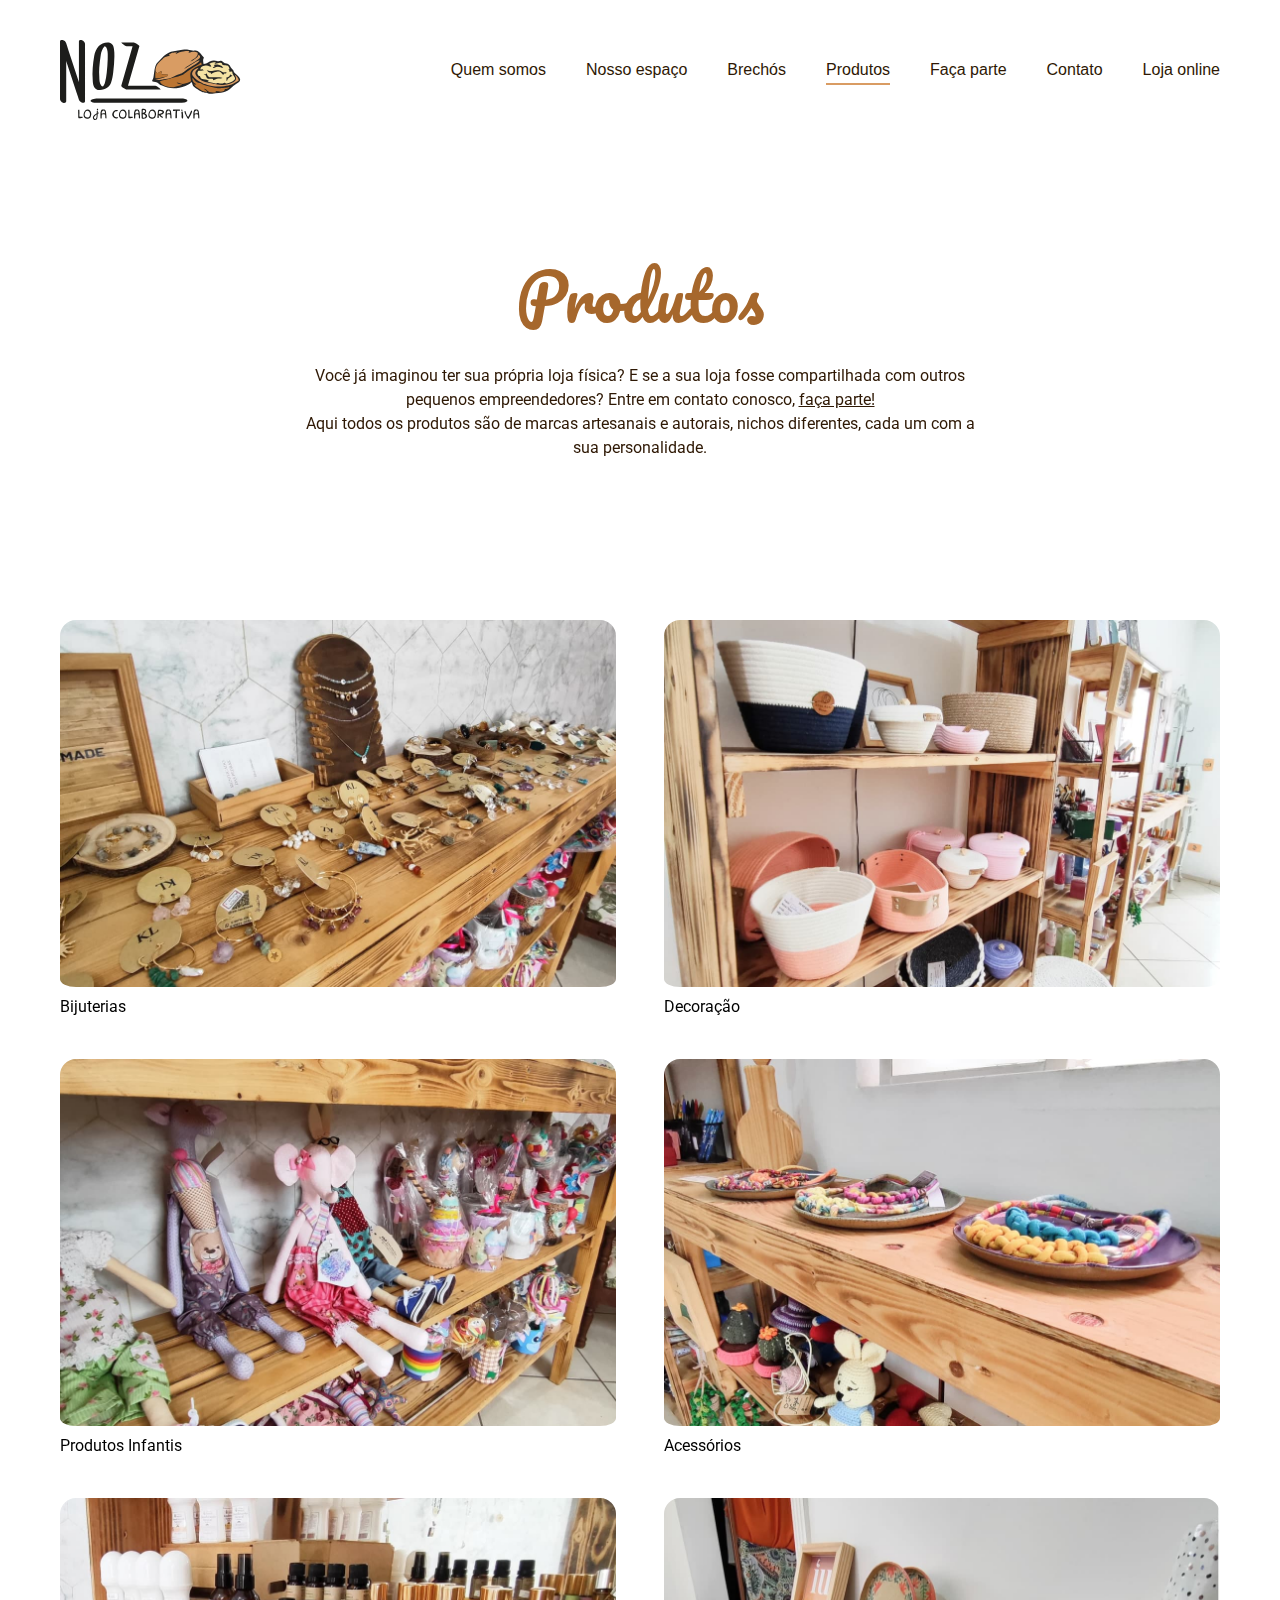
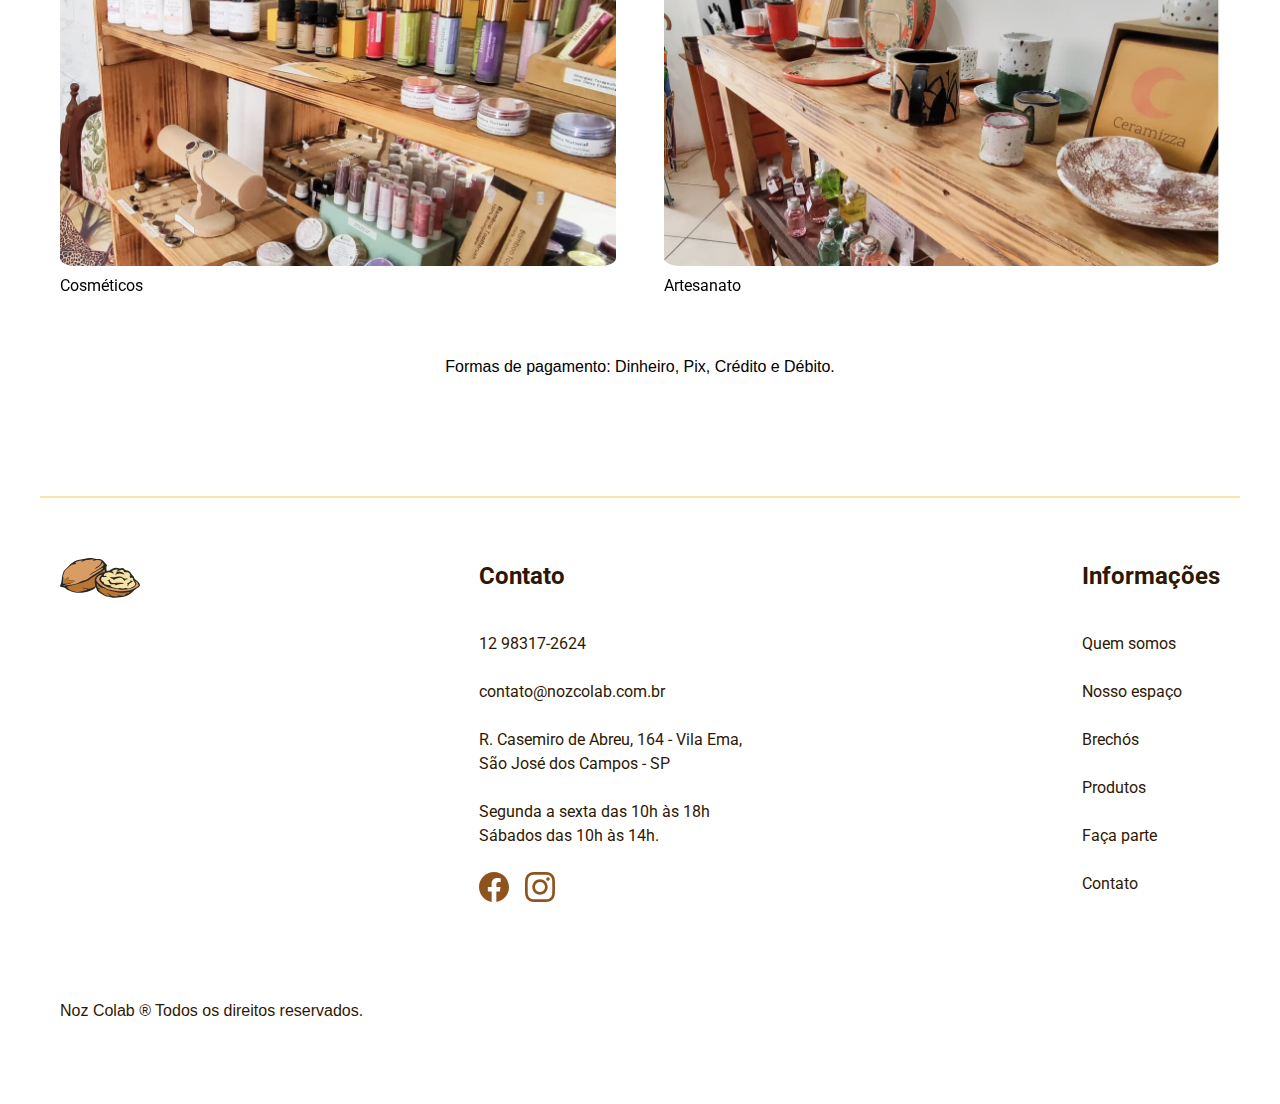
<file: 4-produtos.html>
<!DOCTYPE html>
<html lang="pt-br">

<head>

  <meta charset="UTF-8">
  <meta name="viewport" content="width=device-width, initial-scale=1.0">

  <title>Produtos | Noz Colab</title>

  <link rel="icon" href="img/favicon.svg" type="image/svg+xml">

  <link rel="stylesheet" href="./css/style.css">

  <link rel="preconnect" href="https://fonts.googleapis.com">
  <link rel="preconnect" href="https://fonts.gstatic.com" crossorigin>
  <link href="https://fonts.googleapis.com/css2?family=Pacifico&family=Roboto:wght@400;700&display=swap"
    rel="stylesheet">

  <script>document.documentElement.className += ' js';</script>

</head>

<body>

  <header>
    <div class="menu container">
      <a href="index.html"><img src="./img/logo-noz.svg" width="181.18" height="80" alt="Noz Colab"></a>
      <nav aria-label="primaria">
        <ul class="menu-ul color12">
          <li><a href="1-quem-somos.html">Quem somos</a></li>
          <li><a href="2-nosso-espaco.html">Nosso espaço</a></li>
          <li><a href="3-brechos.html">Brechós</a></li>
          <li><a href="4-produtos.html">Produtos</a></li>
          <li><a href="5-faca-parte.html">Faça parte</a></li>
          <li><a href="6-contato.html">Contato</a></li>
          <li><a href="7-loja-online.html">Loja online</a></li>
        </ul>
      </nav>
    </div>
  </header>


  <main class="produtos container">
    <div class="produtos-conteudo">
      <h1 class="titulo">Produtos</h1>
      <div class="js-scroll">
        <p class="font2-xs">Você já imaginou ter sua própria loja física? E se a sua loja fosse compartilhada com outros
          pequenos empreendedores? Entre em contato conosco, <a class="link" href="5-faca-parte.html">faça parte!</a>
        </p>
        <p class="font2-xs">Aqui todos os produtos são de marcas artesanais e autorais, nichos diferentes, cada um com a
          sua personalidade.</p>
      </div>

    </div>
    <ul class="font2-xs js-scroll">
      <li><img src="./img/4-produtos/bijuterias.jpg" width="560" height="370" alt="">
        Bijuterias</span>
      </li>
      <li><img src="./img/4-produtos/decoracao.jpg" width="560" height="370" alt="">
        Decoração
      </li>
      <li><img src="./img/4-produtos/produtos-infantis.jpg" width="560" height="370" alt="">
        Produtos Infantis
      </li>
      <li><img src="./img/4-produtos/acessorios.jpg" width="560" height="370" alt="">
        Acessórios
      </li>
      <li><img src="./img/4-produtos/cosmeticos.jpg" width="560" height="370" alt="">
        Cosméticos
      </li>
      <li><img src="./img/4-produtos/artesanato.jpg" width="560" height="370" alt="">
        Artesanato
      </li>
    </ul>
    <div class="pagamento">
      Formas de pagamento: Dinheiro, Pix, Crédito e Débito.
    </div>
  </main>

  <footer class="footer-bg container">
    <div class="footer-conteudo">

      <a href="index.html"><img class="footer-logo" src="./img/logo.svg" width="79.81" height="40" alt="Noz Colab"></a>

      <div class="footer-contato">
        <h3 class="font2-m-b color12">Contato</h3>
        <ul class="font2-xs">
          <p><a href="https://wa.me/message/UZDFY2DMRZYFF1" target="_blank">12 98317-2624</a></p>
          <p><a href="mailto:contato@nozcolab.com.br" target="_blank">contato@nozcolab.com.br</a></p>
          <p>R. Casemiro de Abreu, 164 - Vila Ema,<br>São José dos Campos - SP</p>
          <p>Segunda a sexta das 10h às 18h<br>Sábados das 10h às 14h.</p>
          <div class="footer-redes">
            <a href="https://www.facebook.com/nozcolab" target="_blank"><img src="./img/facebook-footer.svg"
                alt="Facebook"></a>
            <a href="https://www.instagram.com/nozcolab/" target="_blank"><img src="./img/instagram-footer.svg"
                alt="Instagram"></a>
          </div>
        </ul>
      </div>

      <div class="footer-infos">
        <h3 class="font2-m-b color12">Informações</h3>
        <nav>
          <ul class="font2-xs">
            <li><a href="1-quem-somos.html">Quem somos</a></li>
            <li><a href="2-nosso-espaco.html">Nosso espaço</a></li>
            <li><a href="3-brechos.html">Brechós</a></li>
            <li><a href="4-produtos.html">Produtos</a></li>
            <li><a href="5-faca-parte.html">Faça parte</a></li>
            <li><a href="6-contato.html">Contato</a></li>
          </ul>
        </nav>
      </div>
    </div>

    <p>Noz Colab ® Todos os direitos reservados.</p>
  </footer>
  <script src="script.js"></script>
</body>
</file>
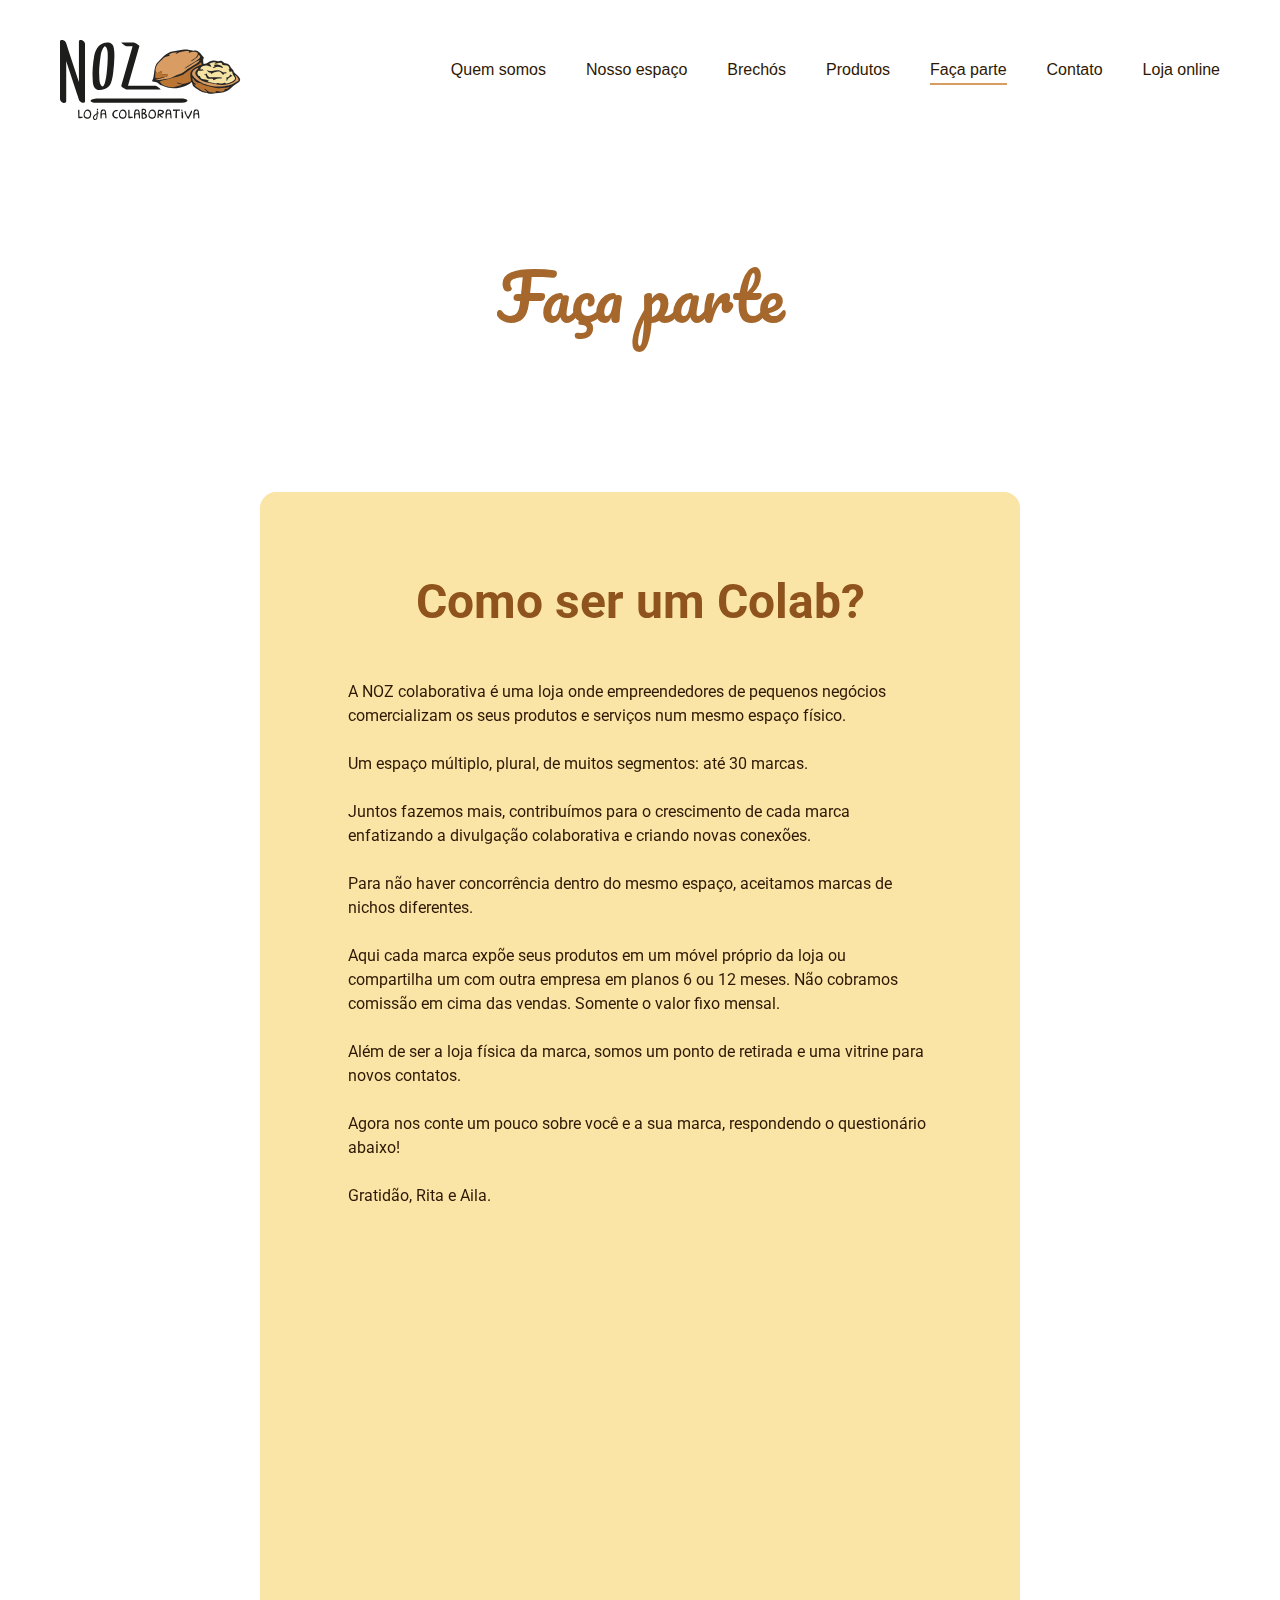
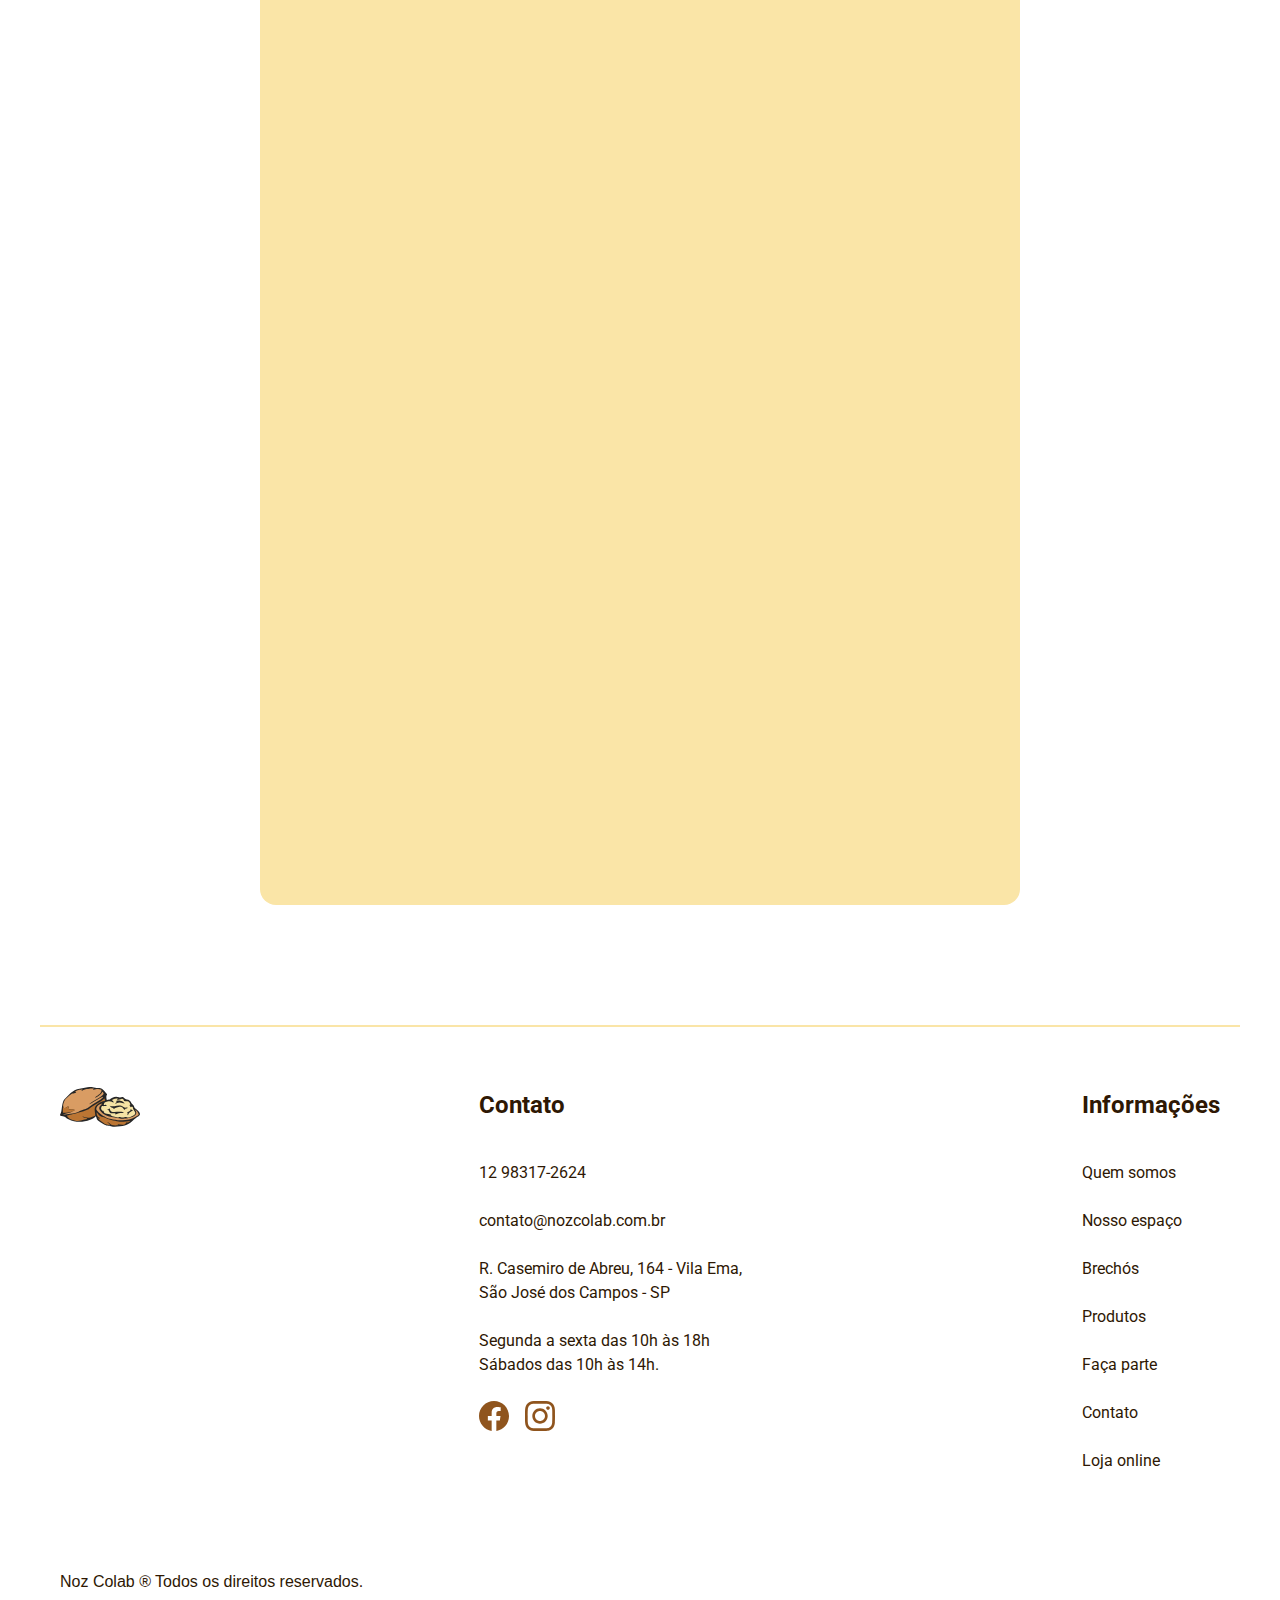
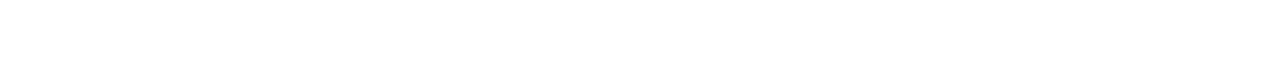
<file: 5-faca-parte.html>
<!DOCTYPE html>
<html lang="pt-br">

<head>

  <meta charset="UTF-8">
  <meta name="viewport" content="width=device-width, initial-scale=1.0">

  <title>Faça Parte | Noz Colab</title>

  <link rel="icon" href="img/favicon.svg" type="image/svg+xml">

  <link rel="stylesheet" href="./css/style.css">

  <link rel="preconnect" href="https://fonts.googleapis.com">
  <link rel="preconnect" href="https://fonts.gstatic.com" crossorigin>
  <link href="https://fonts.googleapis.com/css2?family=Pacifico&family=Roboto:wght@400;700&display=swap"
    rel="stylesheet">

  <script>document.documentElement.className += ' js';</script>

</head>

<body>

  <header>
    <div class="menu container">
      <a href="index.html"><img src="./img/logo-noz.svg" width="181.18" height="80" alt="Noz Colab"></a>
      <nav aria-label="primaria">
        <ul class="menu-ul color12">
          <li><a href="1-quem-somos.html">Quem somos</a></li>
          <li><a href="2-nosso-espaco.html">Nosso espaço</a></li>
          <li><a href="3-brechos.html">Brechós</a></li>
          <li><a href="4-produtos.html">Produtos</a></li>
          <li><a href="5-faca-parte.html">Faça parte</a></li>
          <li><a href="6-contato.html">Contato</a></li>
          <li><a href="7-loja-online.html">Loja online</a></li>
        </ul>
      </nav>
    </div>
  </header>


  <main class="faca-parte container">
    <h1 class="titulo">Faça parte</h1>
    <div class="form-bg">
      <section class="form-intro js-scroll">
        <h2 class="subtitulo font2-xl color09">Como ser um Colab?</h2>
        <div class="paragrafo font2-xs">
          <p>A NOZ colaborativa é uma loja onde empreendedores de pequenos negócios comercializam os seus produtos e
            serviços num mesmo espaço físico.</p>
          <p>Um espaço múltiplo, plural, de muitos segmentos: até 30 marcas.</p>
          <p>Juntos fazemos mais, contribuímos para o crescimento de cada marca enfatizando a divulgação colaborativa e
            criando novas conexões.</p>
          <p> Para não haver concorrência dentro do mesmo espaço, aceitamos marcas de nichos diferentes.</p>
          <p>Aqui cada marca expõe seus produtos em um móvel próprio da loja ou compartilha um com outra empresa em
            planos 6 ou 12 meses. Não cobramos comissão em cima das vendas. Somente o valor fixo mensal.</p>
          <p>Além de ser a loja física da marca, somos um ponto de retirada e uma vitrine para novos contatos.</p>
          <p>Agora nos conte um pouco sobre você e a sua marca, respondendo o questionário abaixo!</p>
          <p>Gratidão, Rita e Aila.</p>
        </div>
      </section>
      <section class="form-faca-parte font2-xs js-scroll" aria-label="Formulário">
        <form action="5-faca-parte.html">
          <div>
            <label for="whatsapp">WhatsApp *</label>
            <input type="text" id="whatsapp" name="whatsapp" placeholder="(XX)XXXXX-XXXXX" required>
          </div>
          <div class="form-nome">
            <div>
              <label for="nome">Nome *</label>
              <input type="text" id="nome" name="nome" placeholder="" required>
            </div>
            <div>
              <label for="sobrenome">Sobrenome</label>
              <input type="text" id="sobrenome" name="sobrenome" placeholder="">
            </div>
          </div>
          <div>
            <label for="empresa">Nome da empresa</label>
            <input type="text" id="empresa" name="empresa" placeholder="">
          </div>
          <div>
            <label for="empresa-ig">Instagram da empresa *</label>
            <input type="text" id="empresa-ig" name="empresa-ig" placeholder="@instagramdaempresa" required>
          </div>

          <p>Qual seu interesse aqui na NOZ Colab?</p>
          <label class="form-checkbox">Fazer parte da LOJA
            <input type="checkbox">
            <span class="checkmark"></span>
          </label>
          <label class="form-checkbox">Participar de FEIRAS
            <input type="checkbox">
            <span class="checkmark"></span>
          </label>

          <div>
            <label for="resp-feira">Se for FEIRA, já participou de alguma, na NOZ ou em outro local?</label>
            <textarea rows="2" id="resp-feira" name="resp-feira" placeholder="Se não, deixar em branco."></textarea>
          </div>
          <div>
            <label for="resp-produtos">Cite 3 dos principais produtos de vendas *</label>
            <textarea rows="2" id="resp-produtos" name="resp-produtos" placeholder="" required></textarea>
          </div>
          <div>
            <label for="resp-loja">Possui loja física? Se sim, onde?</label>
            <textarea rows="2" id="resp-loja" name="resp-loja" placeholder="Se não, deixar em branco."></textarea>
          </div>
          <div>
            <label for="resp-colaborativa">Já participou de alguma loja “COLABORATIVA”? Se sim, em qual?</label>
            <textarea rows="2" id="resp-colaborativa" name="resp-colaborativa"
              placeholder="Se não, deixar em branco."></textarea>
          </div>
          <div>
            <label for="resp-expectativa">Qual a sua expectativa em relação à NOZ? *</label>
            <textarea rows="4" id="resp-expectativa" name="resp-expectativa" placeholder="" required></textarea>
          </div>
          <button class="botao">Enviar</button>
        </form>
      </section>
    </div>

  </main>

  <footer class="footer-bg container">
    <div class="footer-conteudo">

      <a href="index.html"><img class="footer-logo" src="./img/logo.svg" width="79.81" height="40" alt="Noz Colab"></a>

      <div class="footer-contato">
        <h3 class="font2-m-b color12">Contato</h3>
        <ul class="font2-xs">
          <p><a href="https://wa.me/message/UZDFY2DMRZYFF1" target="_blank">12 98317-2624</a></p>
          <p><a href="mailto:contato@nozcolab.com.br" target="_blank">contato@nozcolab.com.br</a></p>
          <p>R. Casemiro de Abreu, 164 - Vila Ema,<br>São José dos Campos - SP</p>
          <p>Segunda a sexta das 10h às 18h<br>Sábados das 10h às 14h.</p>
          <div class="footer-redes">
            <a href="https://www.facebook.com/nozcolab" target="_blank"><img src="./img/facebook-footer.svg"
                alt="Facebook"></a>
            <a href="https://www.instagram.com/nozcolab/" target="_blank"><img src="./img/instagram-footer.svg"
                alt="Instagram"></a>
          </div>
        </ul>
      </div>

      <div class="footer-infos">
        <h3 class="font2-m-b color12">Informações</h3>
        <nav>
          <ul class="font2-xs">
            <li><a href="1-quem-somos.html">Quem somos</a></li>
            <li><a href="2-nosso-espaco.html">Nosso espaço</a></li>
            <li><a href="3-brechos.html">Brechós</a></li>
            <li><a href="4-produtos.html">Produtos</a></li>
            <li><a href="5-faca-parte.html">Faça parte</a></li>
            <li><a href="6-contato.html">Contato</a></li>
            <li><a href="7-loja-online.html">Loja online</a></li>
          </ul>
        </nav>
      </div>
    </div>

    <p>Noz Colab ® Todos os direitos reservados.</p>
  </footer>
  <script src="script.js"></script>
</body>
</file>
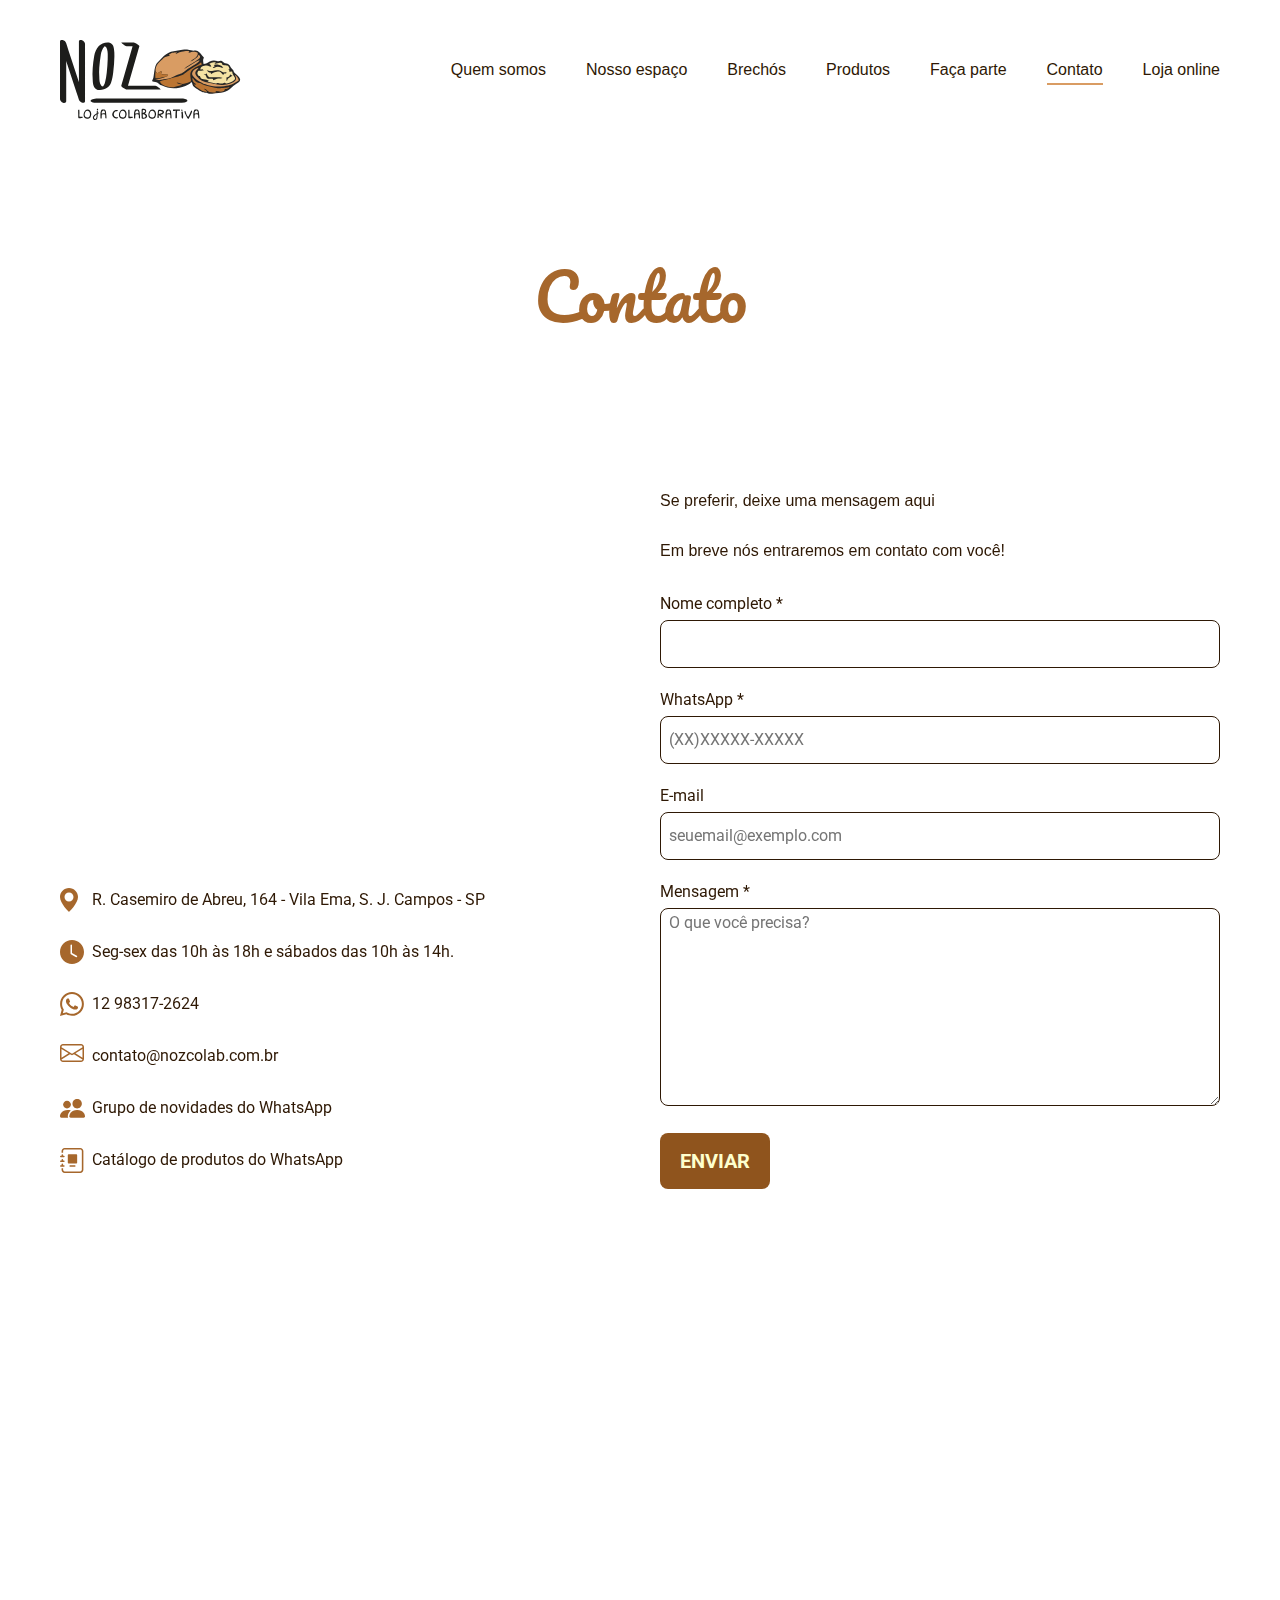
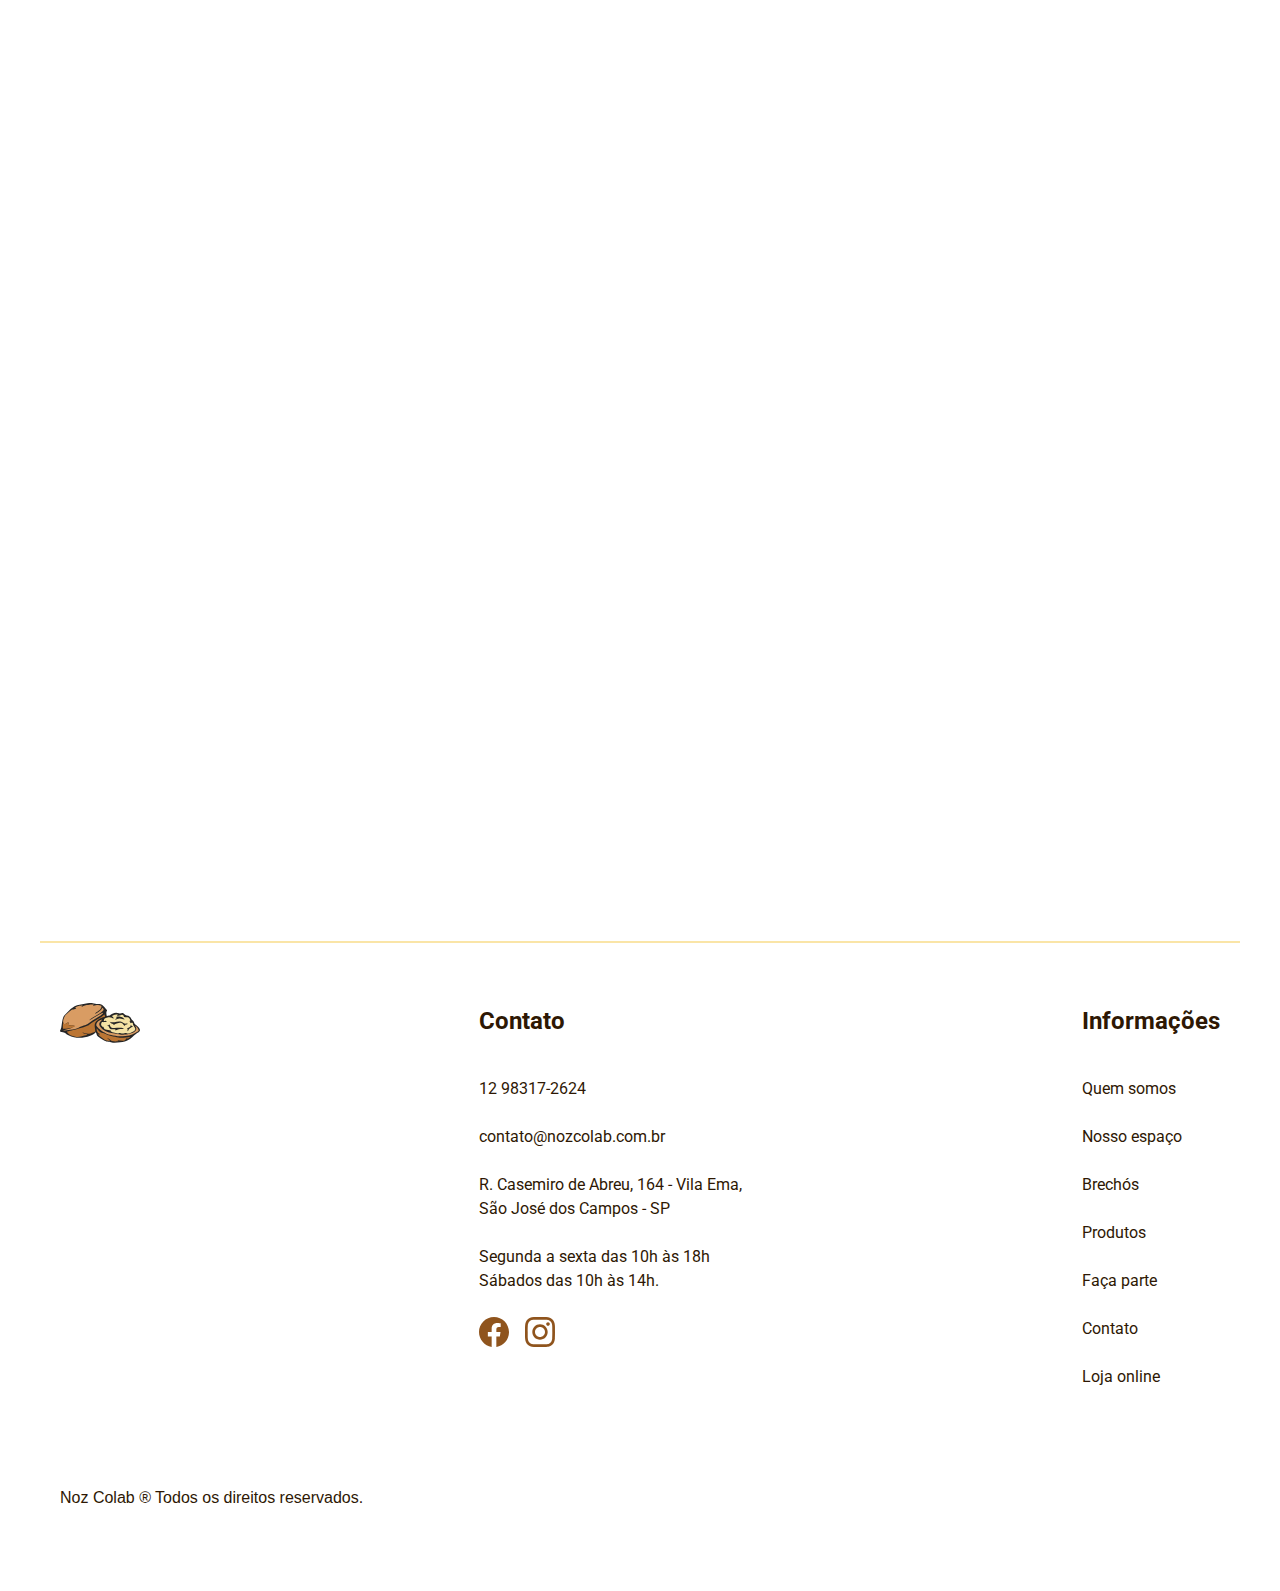
<file: 6-contato.html>
<!DOCTYPE html>
<html lang="pt-br">

<head>

  <meta charset="UTF-8">
  <meta name="viewport" content="width=device-width, initial-scale=1.0">

  <title>Contato | Noz Colab</title>

  <link rel="icon" href="img/favicon.svg" type="image/svg+xml">

  <link rel="stylesheet" href="./css/style.css">

  <link rel="preconnect" href="https://fonts.googleapis.com">
  <link rel="preconnect" href="https://fonts.gstatic.com" crossorigin>
  <link href="https://fonts.googleapis.com/css2?family=Pacifico&family=Roboto:wght@400;700&display=swap"
    rel="stylesheet">

  <script>document.documentElement.className += ' js';</script>

</head>

<body>

  <header>
    <div class="menu container">
      <a href="index.html"><img src="./img/logo-noz.svg" width="181.18" height="80" alt="Noz Colab"></a>
      <nav aria-label="primaria">
        <ul class="menu-ul color12">
          <li><a href="1-quem-somos.html">Quem somos</a></li>
          <li><a href="2-nosso-espaco.html">Nosso espaço</a></li>
          <li><a href="3-brechos.html">Brechós</a></li>
          <li><a href="4-produtos.html">Produtos</a></li>
          <li><a href="5-faca-parte.html">Faça parte</a></li>
          <li><a href="6-contato.html">Contato</a></li>
          <li><a href="7-loja-online.html">Loja online</a></li>
        </ul>
      </nav>
    </div>
  </header>


  <main class="contato container">
    <h1 class="titulo">Contato</h1>
    <div class="contato-conteudo">
      <section class="js-scroll">
        <iframe
          src="https://www.google.com/maps/embed?pb=!1m14!1m8!1m3!1d14668.14034729981!2d-45.8963379!3d-23.2053919!3m2!1i1024!2i768!4f13.1!3m3!1m2!1s0x94cc4b1892be78a7%3A0xc7b8ca918d2d8cc1!2sNoz Colab!5e0!3m2!1spt-BR!2sbr!4v1688171570919!5m2!1spt-BR!2sbr"
          width="560" height="372" style="border:0;" allowfullscreen="" loading="lazy"
          referrerpolicy="no-referrer-when-downgrade"></iframe>
        <div class="contato-dados font2-xs">
          <p>R. Casemiro de Abreu, 164 - Vila Ema, S. J. Campos - SP</p>
          <p>Seg-sex das 10h às 18h e sábados das 10h às 14h.</p>
          <p><a href="https://wa.me/message/UZDFY2DMRZYFF1" target="_blank">12 98317-2624</a></p>
          <p><a href="mailto:contato@nozcolab.com.br" target="_blank">contato@nozcolab.com.br</a></p>
          <p><a href="https://chat.whatsapp.com/BzPw3YcGJTW4u1zMICZcmX" target="_blank">Grupo de novidades do
              WhatsApp</a></p>
          <p><a href="https://www.whatsapp.com/catalog/5512983172624/?app_absent=0" target="_blank">Catálogo de produtos
              do WhatsApp</a></p>
        </div>
      </section>
      <section class="contato-form js-scroll">
        <p>Se preferir, deixe uma mensagem aqui</p>
        <p>Em breve nós entraremos em contato com você!</p>
        <form class="font2-xs" action="6-contato.html">
          <div>
            <label for="nome">Nome completo *</label>
            <input type="text" id="nome" name="nome" placeholder="" required>
          </div>
          <div>
            <label for="contato-whatsapp">WhatsApp *</label>
            <input type="text" id="contato-whatsapp" name="contato-whatsapp" placeholder="(XX)XXXXX-XXXXX" required>
          </div>
          <div>
            <label for="contato-email">E-mail</label>
            <input type="text" id="contato-email" name="contato-email" placeholder="seuemail@exemplo.com">
          </div>
          <div>
            <label for="contato-mensagem">Mensagem *</label>
            <textarea rows="8" id="contato-mensagem" name="contato-mensagem" placeholder="O que você precisa?"
              required></textarea>
          </div>
          <button class="botao">Enviar</button>
        </form>
      </section>
  </main>
  </div>
  <div class="contato-redes container js-scroll">
    <p class="titulo font1-xxl color08">Siga a gente nas redes sociais!</p>
    <div class="icones">
      <a href=" https://www.facebook.com/nozcolab" target="_blank"><img src="./img/contato-facebook.svg" alt="Facebook"
          width="49,43" height="48"></a>
      <a href="https://www.instagram.com/nozcolab/" target="_blank"><img src="./img/contato-instagram.svg"
          alt="Instagram" width="49,43" height="48"></a>
    </div>

  </div>
  <div class="contato-visita container js-scroll">
    <img src="./img/6-contato/contato-visita.jpg" width="960" height="630" alt="">
    <p class="titulo font1-xxl color08">Aguardamos a sua visita!</p>
  </div>

  <footer class="footer-bg container">
    <div class="footer-conteudo">

      <a href="index.html"><img class="footer-logo" src="./img/logo.svg" width="79.81" height="40" alt="Noz Colab"></a>

      <div class="footer-contato">
        <h3 class="font2-m-b color12">Contato</h3>
        <ul class="font2-xs">
          <p><a href="https://wa.me/message/UZDFY2DMRZYFF1" target="_blank">12 98317-2624</a></p>
          <p><a href="mailto:contato@nozcolab.com.br" target="_blank">contato@nozcolab.com.br</a></p>
          <p>R. Casemiro de Abreu, 164 - Vila Ema,<br>São José dos Campos - SP</p>
          <p>Segunda a sexta das 10h às 18h<br>Sábados das 10h às 14h.</p>
          <div class="footer-redes">
            <a href="https://www.facebook.com/nozcolab" target="_blank"><img src="./img/facebook-footer.svg"
                alt="Facebook"></a>
            <a href="https://www.instagram.com/nozcolab/" target="_blank"><img src="./img/instagram-footer.svg"
                alt="Instagram"></a>
          </div>
        </ul>
      </div>

      <div class="footer-infos">
        <h3 class="font2-m-b color12">Informações</h3>
        <nav>
          <ul class="font2-xs">
            <li><a href="1-quem-somos.html">Quem somos</a></li>
            <li><a href="2-nosso-espaco.html">Nosso espaço</a></li>
            <li><a href="3-brechos.html">Brechós</a></li>
            <li><a href="4-produtos.html">Produtos</a></li>
            <li><a href="5-faca-parte.html">Faça parte</a></li>
            <li><a href="6-contato.html">Contato</a></li>
            <li><a href="7-loja-online.html">Loja online</a></li>
          </ul>
        </nav>
      </div>
    </div>

    <p>Noz Colab ® Todos os direitos reservados.</p>
  </footer>
  <script src="script.js"></script>
</body>
</file>
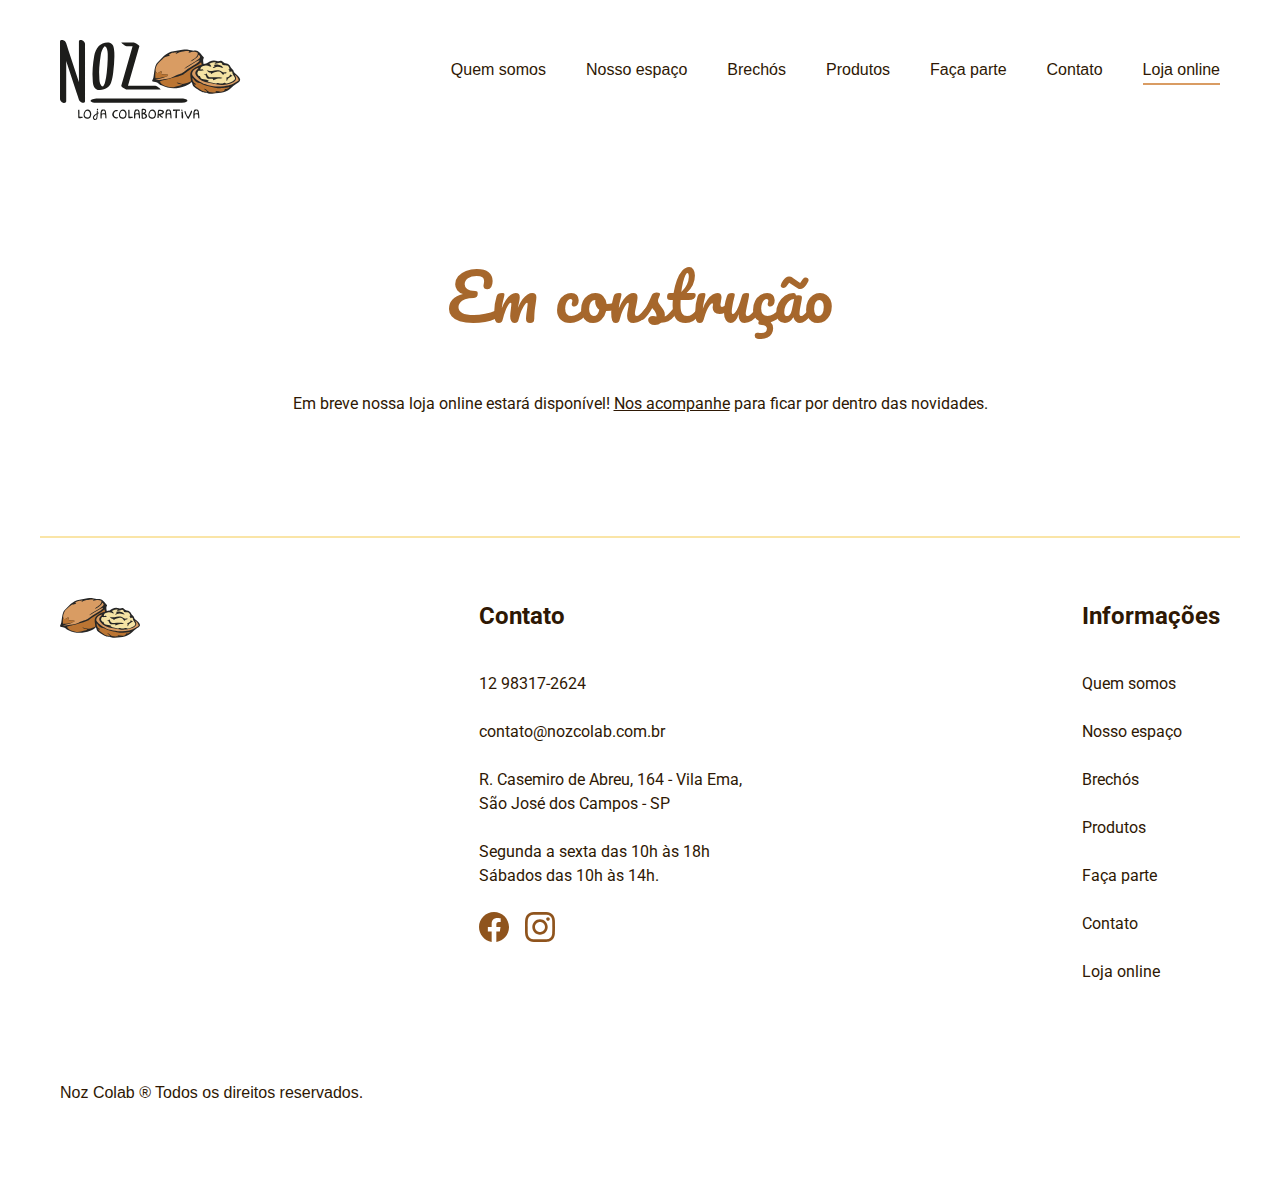
<file: 7-loja-online.html>
<!DOCTYPE html>
<html lang="pt-br">

<head>

  <meta charset="UTF-8">
  <meta name="viewport" content="width=device-width, initial-scale=1.0">

  <title>Loja online | Noz Colab</title>

  <link rel="icon" href="img/favicon.svg" type="image/svg+xml">

  <link rel="stylesheet" href="./css/style.css">

  <link rel="preconnect" href="https://fonts.googleapis.com">
  <link rel="preconnect" href="https://fonts.gstatic.com" crossorigin>
  <link href="https://fonts.googleapis.com/css2?family=Pacifico&family=Roboto:wght@400;700&display=swap"
    rel="stylesheet">

  <script>document.documentElement.className += ' js';</script>

</head>

<body>

  <header>
    <div class="menu container">
      <a href="index.html"><img src="./img/logo-noz.svg" width="181.18" height="80" alt="Noz Colab"></a>
      <nav aria-label="primaria">
        <ul class="menu-ul color12">
          <li><a href="1-quem-somos.html">Quem somos</a></li>
          <li><a href="2-nosso-espaco.html">Nosso espaço</a></li>
          <li><a href="3-brechos.html">Brechós</a></li>
          <li><a href="4-produtos.html">Produtos</a></li>
          <li><a href="5-faca-parte.html">Faça parte</a></li>
          <li><a href="6-contato.html">Contato</a></li>
          <li><a href="7-loja-online.html">Loja online</a></li>
        </ul>
      </nav>
    </div>
  </header>


  <main class="lojaonline container">
    <h1 class="titulo">Em construção</h1>
    <p class="font2-xs">Em breve nossa loja online estará disponível! <a href="./6-contato.html">Nos acompanhe</a> para
      ficar por dentro das novidades.
    </p>
  </main>

  <footer class="footer-bg container">
    <div class="footer-conteudo">

      <a href="index.html"><img class="footer-logo" src="./img/logo.svg" width="79.81" height="40" alt="Noz Colab"></a>

      <div class="footer-contato">
        <h3 class="font2-m-b color12">Contato</h3>
        <ul class="font2-xs">
          <p><a href="https://wa.me/message/UZDFY2DMRZYFF1" target="_blank">12 98317-2624</a></p>
          <p><a href="mailto:contato@nozcolab.com.br" target="_blank">contato@nozcolab.com.br</a></p>
          <p>R. Casemiro de Abreu, 164 - Vila Ema,<br>São José dos Campos - SP</p>
          <p>Segunda a sexta das 10h às 18h<br>Sábados das 10h às 14h.</p>
          <div class="footer-redes">
            <a href="https://www.facebook.com/nozcolab" target="_blank"><img src="./img/facebook-footer.svg"
                alt="Facebook"></a>
            <a href="https://www.instagram.com/nozcolab/" target="_blank"><img src="./img/instagram-footer.svg"
                alt="Instagram"></a>
          </div>
        </ul>
      </div>

      <div class="footer-infos">
        <h3 class="font2-m-b color12">Informações</h3>
        <nav>
          <ul class="font2-xs">
            <li><a href="1-quem-somos.html">Quem somos</a></li>
            <li><a href="2-nosso-espaco.html">Nosso espaço</a></li>
            <li><a href="3-brechos.html">Brechós</a></li>
            <li><a href="4-produtos.html">Produtos</a></li>
            <li><a href="5-faca-parte.html">Faça parte</a></li>
            <li><a href="6-contato.html">Contato</a></li>
            <li><a href="7-loja-online.html">Loja online</a></li>
          </ul>
        </nav>
      </div>
    </div>

    <p>Noz Colab ® Todos os direitos reservados.</p>
  </footer>
  <script src="script.js"></script>
</body>
</file>
<file: css/style.css>
/* utilidades */
@import "./utilidades/geral.css";
@import "./utilidades/cores.css";
@import "./utilidades/tipografia.css";
@import "./utilidades/header.css";
@import "./utilidades/footer.css";
@import "./utilidades/formulario.css";

/* 0-inicial */
@import "./paginas/0-inicial/sobre.css";
@import "./paginas/0-inicial/espaco.css";
@import "./paginas/0-inicial/avaliacao.css";

/* 1-quem-somos */
@import "./paginas/1-quem-somos/comeco.css";
@import "./paginas/1-quem-somos/missao.css";
@import "./paginas/1-quem-somos/midia.css";

/* 2-nosso-espaço */
@import "./paginas/2-nosso-espaco/estrutura.css";
@import "./paginas/2-nosso-espaco/eventos.css";

/* 3-brechós */
@import "./paginas/3-brechos/brechos.css";

/* 4-produtos */
@import "./paginas/4-produtos/produtos.css";

/* 5-faça-parte */
@import "./paginas/5-faca-parte/faca-parte.css";
@import "./paginas/5-faca-parte/checkbox.css";

/* 6-contato */
@import "./paginas/6-contato/contato.css";

/* 7-loja-onlne */
@import "./paginas/7-loja-online/loja-online.css";
</file>
